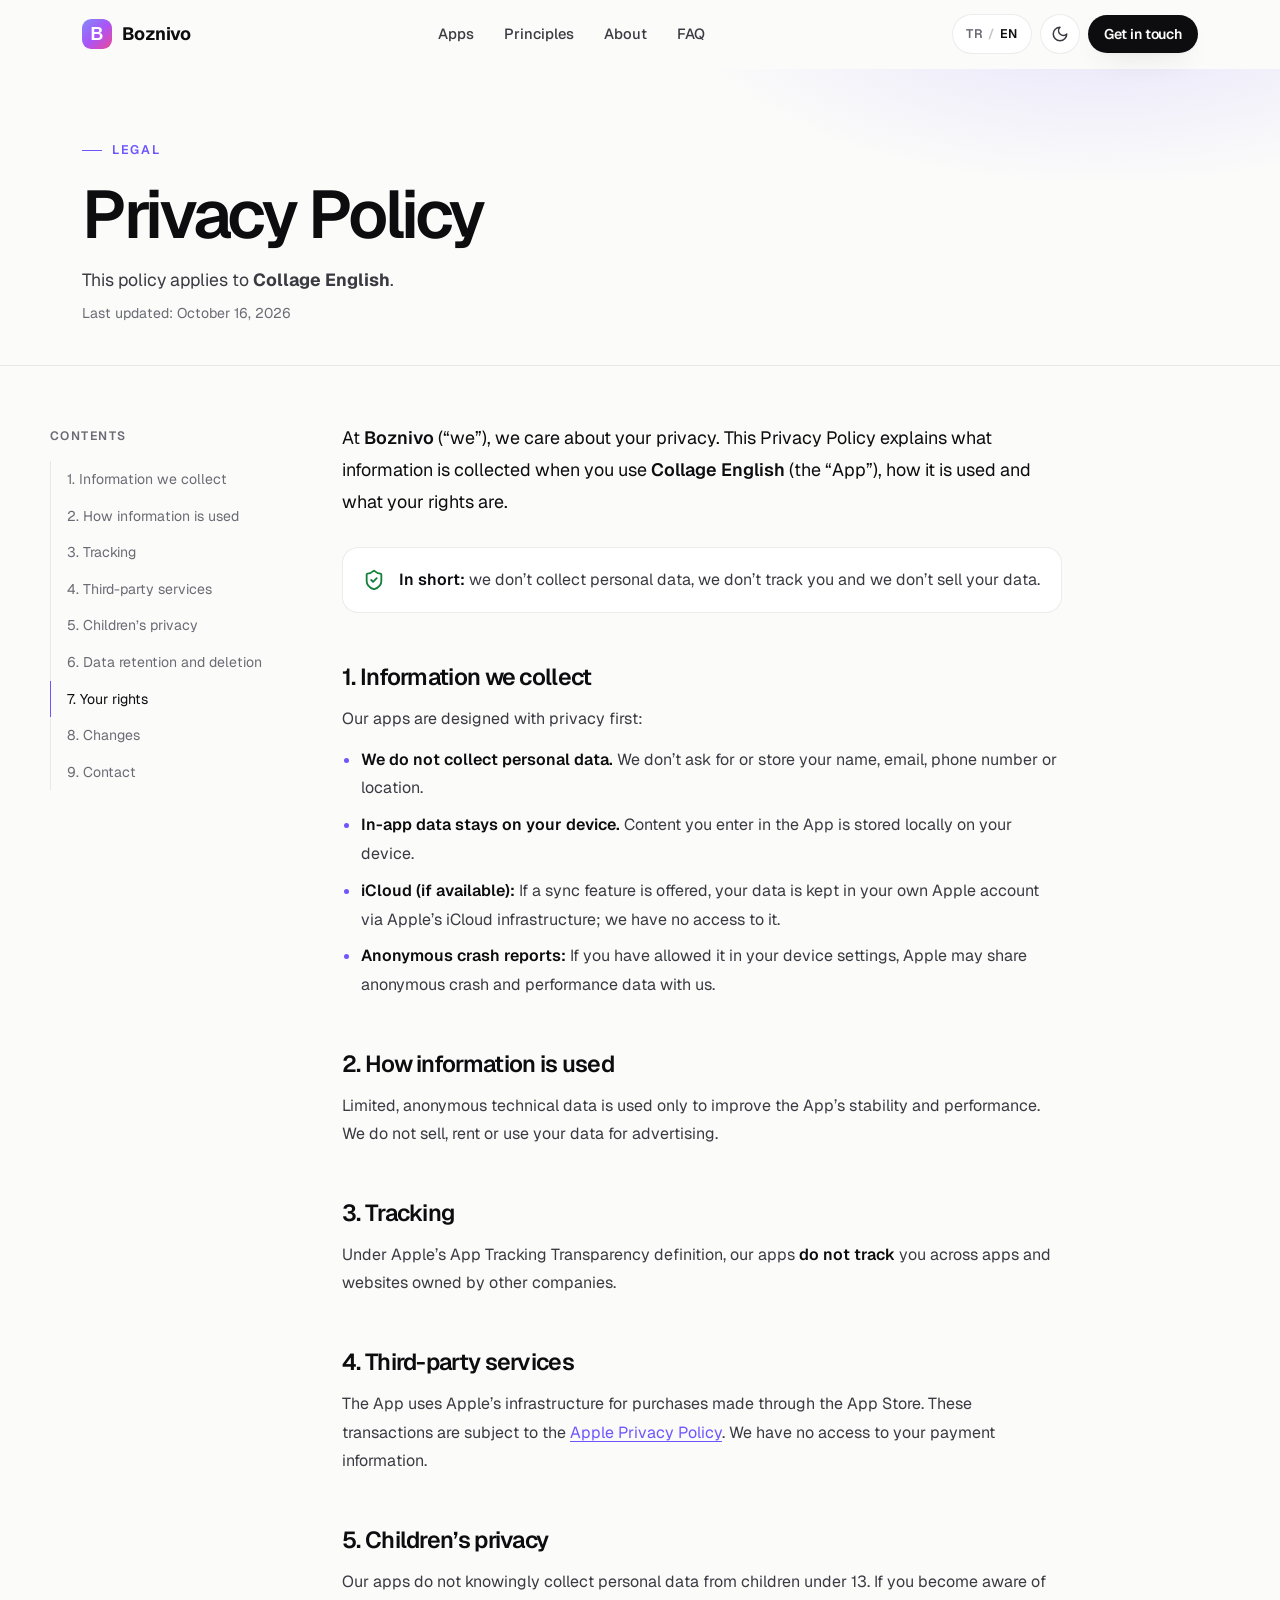
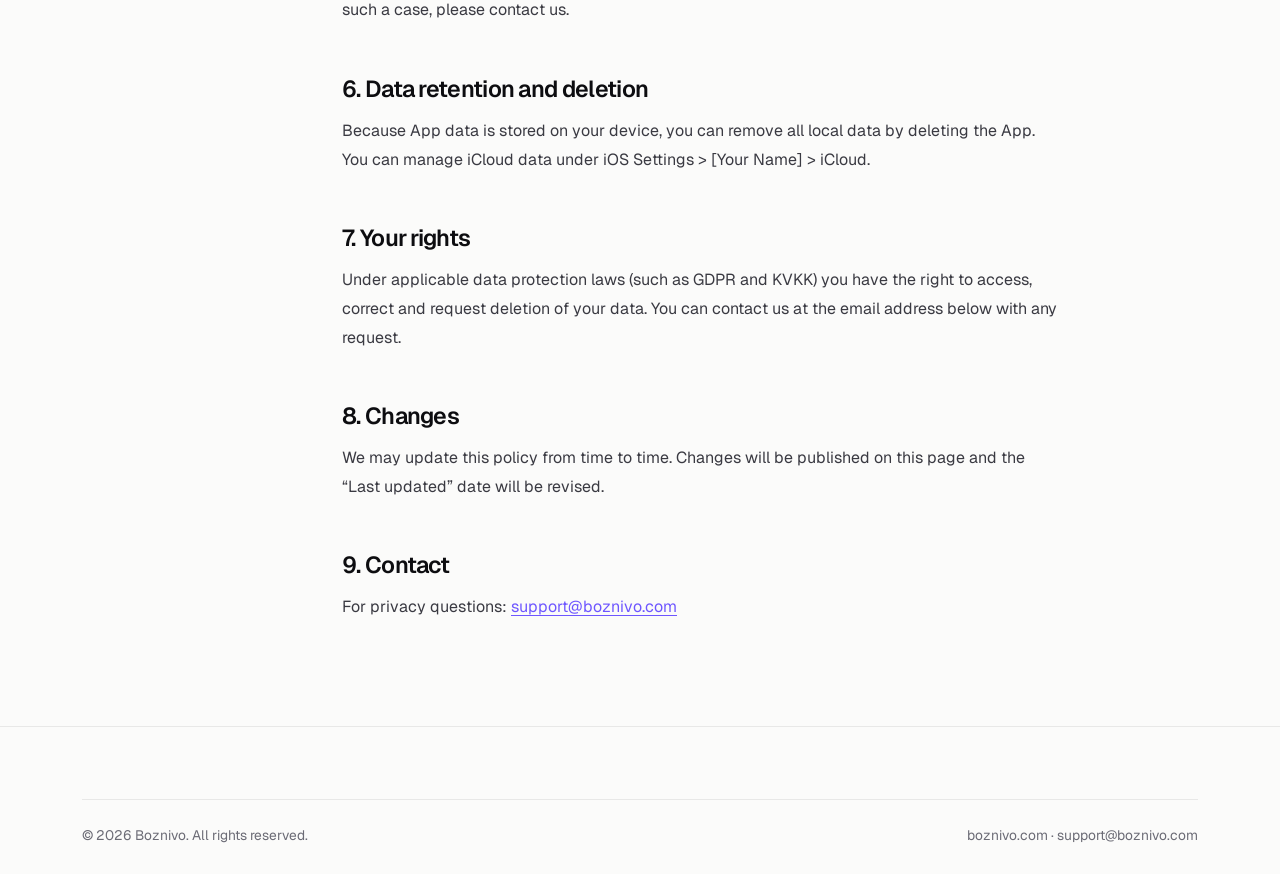
<file: privacy/collage-english/index.html>
<!doctype html>
<html lang="tr">
<!-- OTOMATİK ÜRETİLDİ: tools/build_privacy.py -->
<head>
  <meta charset="utf-8">
  <meta name="viewport" content="width=device-width, initial-scale=1, viewport-fit=cover">
  <title>Collage English Gizlilik Politikası — Boznivo</title>
  <meta name="description" data-i18n-attr="content:pp.desc" content="Boznivo iOS uygulamalarının gizlilik politikası: hangi verilerin toplandığı, nasıl kullanıldığı ve haklarınız.">
  <link rel="canonical" href="https://boznivo.com/privacy/collage-english/">
  <meta name="theme-color" content="#fbfbfa" media="(prefers-color-scheme: light)">
  <meta name="theme-color" content="#09090b" media="(prefers-color-scheme: dark)">
  <meta property="og:type" content="article">
  <meta property="og:site_name" content="Boznivo">
  <meta property="og:title" content="Collage English — Gizlilik Politikası / Privacy Policy">
  <meta property="og:url" content="https://boznivo.com/privacy/collage-english/">
  <meta property="og:image" content="https://boznivo.com/assets/images/og-image.png">
  <meta name="twitter:card" content="summary_large_image">

  <meta name="apple-mobile-web-app-capable" content="yes">
  <meta name="mobile-web-app-capable" content="yes">
  <meta name="apple-mobile-web-app-status-bar-style" content="default">
  <meta name="apple-mobile-web-app-title" content="Boznivo">
  <meta name="format-detection" content="telephone=no">
  <link rel="icon" href="/assets/images/logo.svg" type="image/svg+xml">
  <link rel="apple-touch-icon" href="/assets/images/apple-touch-icon.png">
  <link rel="preconnect" href="https://fonts.googleapis.com">
  <link rel="preconnect" href="https://fonts.gstatic.com" crossorigin>
  <!-- Yazı tipleri sayfayı bekletmeden yüklenir; iPhone/Mac'te sistem fontu (SF Pro) kullanılır -->
  <link rel="preload" as="style" href="https://fonts.googleapis.com/css2?family=Geist:wght@400..700&family=Instrument+Serif:ital@0;1&display=swap">
  <link rel="stylesheet" href="https://fonts.googleapis.com/css2?family=Geist:wght@400..700&family=Instrument+Serif:ital@0;1&display=swap" media="print" onload="this.media='all'">
  <noscript><link rel="stylesheet" href="https://fonts.googleapis.com/css2?family=Geist:wght@400..700&family=Instrument+Serif:ital@0;1&display=swap"></noscript>
  <link rel="stylesheet" href="/assets/css/style.css?v=13">
  <script>
    (function () {
      var d = document.documentElement, l;
      d.classList.add('js');
      try { var t = localStorage.getItem('theme'); l = localStorage.getItem('lang'); } catch (e) {}
      if (t === 'light' || t === 'dark') {
        d.dataset.theme = t;
        // Safari'nin üst/alt çubuk rengi seçilen temayla aynı olsun
        [].forEach.call(document.querySelectorAll('meta[name="theme-color"]'), function (m) { m.media = 'all'; m.content = t === 'dark' ? '#09090b' : '#fbfbfa'; });
      }
      // ?lang=en ile bağlantı verilebilir (ör. App Store Connect için)
      var q = new URLSearchParams(location.search).get('lang');
      if (q === 'tr' || q === 'en') l = q;
      if (l !== 'tr' && l !== 'en') l = /^tr\b/i.test(navigator.language || '') ? 'tr' : 'en';
      d.lang = l;
      if (l === 'en') { d.classList.add('i18n-pending'); setTimeout(function () { d.classList.remove('i18n-pending'); }, 2000); }
    })();
  </script>
</head>
<body data-app="collage-english" data-app-name="Collage English">
  <a class="skip-link" href="#main" data-i18n="skip">İçeriğe geç</a>

  <header class="nav">
    <div class="container nav__inner">
      <a href="/" class="brand" aria-label="Boznivo ana sayfa" data-i18n-attr="aria-label:nav.home">
        <img src="/assets/images/logo.svg" alt="" width="30" height="30">Boznivo
      </a>
      <nav class="nav__links" aria-label="Ana menü" data-i18n-attr="aria-label:nav.menu">
        <a href="/#apps" data-i18n="nav.apps">Uygulamalar</a>
        <a href="/#principles" data-i18n="nav.principles">İlkeler</a>
        <a href="/#about" data-i18n="nav.about">Hakkımda</a>
        <a href="/#faq" data-i18n="nav.faq">SSS</a>
      </nav>
      <div class="nav__actions">
        <button type="button" class="lang-btn" data-lang-toggle><span data-l="tr">TR</span><i>/</i><span data-l="en">EN</span></button>
        <button type="button" class="icon-btn" data-theme-toggle aria-label="Temayı değiştir"></button>
        <a href="/#contact" class="btn btn--primary btn--sm nav__cta" data-i18n="nav.cta">İletişime geç</a>
        <button type="button" class="icon-btn nav__menu-btn" data-menu-toggle aria-label="Menüyü aç" aria-expanded="false" aria-controls="mobileMenu"><span class="burger" aria-hidden="true"><span></span><span></span></span></button>
      </div>
    </div>
    <div id="mobileMenu" class="mobile-menu">
      <nav class="sheet-group" aria-label="Mobil menü" data-i18n-attr="aria-label:nav.menu">
        <a href="/#apps"><span data-i18n="nav.apps">Uygulamalar</span><svg viewBox="0 0 24 24" fill="none" stroke="currentColor" stroke-width="2.2" stroke-linecap="round" stroke-linejoin="round" aria-hidden="true"><path d="m9 18 6-6-6-6"/></svg></a>
        <a href="/#principles"><span data-i18n="nav.principles">İlkeler</span><svg viewBox="0 0 24 24" fill="none" stroke="currentColor" stroke-width="2.2" stroke-linecap="round" stroke-linejoin="round" aria-hidden="true"><path d="m9 18 6-6-6-6"/></svg></a>
        <a href="/#about"><span data-i18n="nav.about">Hakkımda</span><svg viewBox="0 0 24 24" fill="none" stroke="currentColor" stroke-width="2.2" stroke-linecap="round" stroke-linejoin="round" aria-hidden="true"><path d="m9 18 6-6-6-6"/></svg></a>
        <a href="/#faq"><span data-i18n="nav.faq">SSS</span><svg viewBox="0 0 24 24" fill="none" stroke="currentColor" stroke-width="2.2" stroke-linecap="round" stroke-linejoin="round" aria-hidden="true"><path d="m9 18 6-6-6-6"/></svg></a>
        <a href="/#contact"><span data-i18n="nav.contact">İletişim</span><svg viewBox="0 0 24 24" fill="none" stroke="currentColor" stroke-width="2.2" stroke-linecap="round" stroke-linejoin="round" aria-hidden="true"><path d="m9 18 6-6-6-6"/></svg></a>
      </nav>
      <p class="sheet-label" data-i18n="menu.lang">Dil</p>
      <div class="segmented" role="group" aria-label="Dil" data-i18n-attr="aria-label:menu.lang">
        <button type="button" data-set-lang="tr">Türkçe</button>
        <button type="button" data-set-lang="en">English</button>
      </div>
      <p class="sheet-label" data-i18n="menu.theme">Görünüm</p>
      <div class="segmented" role="group" aria-label="Görünüm" data-i18n-attr="aria-label:menu.theme">
        <button type="button" data-set-theme="light" data-i18n="menu.light">Açık</button>
        <button type="button" data-set-theme="dark" data-i18n="menu.dark">Koyu</button>
        <button type="button" data-set-theme="auto" data-i18n="menu.auto">Otomatik</button>
      </div>
      <a href="mailto:support@boznivo.com" class="btn btn--primary sheet-cta">support@boznivo.com</a>
    </div>
  </header>

  <!--
    ============================================================
    DÜZENLEME REHBERİ
    - Tarih / e-posta / geliştirici adı: sayfanın altındaki POLICY nesnesi.
    - Türkçe metin bu dosyada, İngilizcesi assets/js/i18n.js içinde "pp." anahtarlarındadır.
      Bir bölümü değiştirirseniz iki dili de güncelleyin.
    - Uygulamaya özel sürüm: /privacy.html?app=<apps.json id>
      İngilizce bağlantı:   /privacy.html?app=<id>&lang=en  (App Store Connect için)
    - Uygulamanız analitik, reklam, hesap, konum vb. kullanıyorsa ilgili
      bölümleri gerçeğe uygun şekilde güncelleyin.
    ============================================================
  -->

  <main id="main">
    <section class="legal-head">
      <div class="container">
        <span class="kicker" data-i18n="pp.kicker">Yasal</span>
        <h1 data-i18n="pp.h1">Gizlilik Politikası</h1>
        <p data-i18n="pp.applies">Bu politika, <strong data-field="appName">Collage English</strong> için geçerlidir.</p>
        <small data-i18n="pp.updated">Son güncelleme: <span data-field="updated"></span></small>
        <!-- Genel sayfada: her uygulamanın kendi politika bağlantısı (apps.json'dan) -->
        <div id="ppAppLinks" class="pp-links" hidden>
          <span class="subhead" data-i18n="pp.perApp">Uygulamaya özel politikalar</span>
          <div class="tags"></div>
        </div>
      </div>
    </section>

    <div class="container legal">
      <nav class="toc" aria-label="İçindekiler" data-i18n-attr="aria-label:pp.toc">
        <span class="subhead" data-i18n="pp.toc">İçindekiler</span>
        <ol>
          <li><a href="#s1" data-i18n="pp.s1">1. Topladığımız bilgiler</a></li>
          <li><a href="#s2" data-i18n="pp.s2">2. Bilgilerin kullanımı</a></li>
          <li><a href="#s3" data-i18n="pp.s3">3. Takip</a></li>
          <li><a href="#s4" data-i18n="pp.s4">4. Üçüncü taraf hizmetler</a></li>
          <li><a href="#s5" data-i18n="pp.s5">5. Çocukların gizliliği</a></li>
          <li><a href="#s6" data-i18n="pp.s6">6. Veri saklama ve silme</a></li>
          <li><a href="#s7" data-i18n="pp.s7">7. Haklarınız</a></li>
          <li><a href="#s8" data-i18n="pp.s8">8. Değişiklikler</a></li>
          <li><a href="#s9" data-i18n="pp.s9">9. İletişim</a></li>
        </ol>
      </nav>

      <article class="prose">
        <p data-i18n="pp.intro"><strong data-field="developer"></strong> ("biz") olarak gizliliğinize önem veriyoruz. Bu Gizlilik Politikası, <strong data-field="appName">Collage English</strong> ("Uygulama") kullanılırken hangi bilgilerin toplandığını, nasıl kullanıldığını ve bu konudaki haklarınızı açıklar.</p>

        <div class="callout">
          <svg viewBox="0 0 24 24" fill="none" stroke="currentColor" stroke-width="2" stroke-linecap="round" stroke-linejoin="round" aria-hidden="true"><path d="M20 13c0 5-3.5 7.5-7.66 8.95a1 1 0 0 1-.67-.01C7.5 20.5 4 18 4 13V6a1 1 0 0 1 1-1c2 0 4.5-1.2 6.24-2.72a1.17 1.17 0 0 1 1.52 0C14.51 3.81 17 5 19 5a1 1 0 0 1 1 1z"/><path d="m9 12 2 2 4-4"/></svg>
          <p data-i18n="pp.callout"><strong>Kısaca:</strong> kişisel veri toplamıyor, sizi takip etmiyor ve verilerinizi satmıyoruz.</p>
        </div>

        <h2 id="s1" data-i18n="pp.s1">1. Topladığımız bilgiler</h2>
        <div data-i18n="pp.s1.body">
          <p>Uygulamalarımız gizlilik öncelikli olarak tasarlanmıştır:</p>
          <ul>
            <li><strong>Kişisel veri toplamıyoruz.</strong> Ad, e-posta, telefon numarası veya konum gibi kişisel bilgilerinizi istemiyor ve saklamıyoruz.</li>
            <li><strong>Uygulama içi veriler cihazınızda kalır.</strong> Uygulamaya girdiğiniz içerikler cihazınızda yerel olarak saklanır.</li>
            <li><strong>iCloud (varsa):</strong> Senkronizasyon özelliği sunuluyorsa verileriniz, Apple'ın iCloud altyapısı üzerinden kendi Apple hesabınızda tutulur; bu verilere bizim erişimimiz yoktur.</li>
            <li><strong>Anonim çökme raporları:</strong> Cihaz ayarlarınızda izin verdiyseniz Apple, anonim çökme ve performans verilerini bizimle paylaşabilir.</li>
          </ul>
        </div>

        <h2 id="s2" data-i18n="pp.s2">2. Bilgilerin kullanımı</h2>
        <div data-i18n="pp.s2.body">
          <p>Sınırlı ve anonim teknik veriler yalnızca Uygulama'nın kararlılığını ve performansını iyileştirmek amacıyla kullanılır. Verilerinizi satmayız, kiralamayız ve reklam amaçlı kullanmayız.</p>
        </div>

        <h2 id="s3" data-i18n="pp.s3">3. Takip</h2>
        <div data-i18n="pp.s3.body">
          <p>Uygulamalarımız, Apple'ın App Tracking Transparency tanımına göre sizi diğer şirketlere ait uygulama ve web sitelerinde <strong>takip etmez</strong>.</p>
        </div>

        <h2 id="s4" data-i18n="pp.s4">4. Üçüncü taraf hizmetler</h2>
        <div data-i18n="pp.s4.body">
          <p>Uygulama, App Store üzerinden yapılan satın alımlar için Apple'ın altyapısını kullanır. Bu işlemler <a href="https://www.apple.com/legal/privacy/" target="_blank" rel="noopener">Apple Gizlilik Politikası</a>'na tabidir. Ödeme bilgilerinize erişimimiz yoktur.</p>
        </div>

        <h2 id="s5" data-i18n="pp.s5">5. Çocukların gizliliği</h2>
        <div data-i18n="pp.s5.body">
          <p>Uygulamalarımız 13 yaşın altındaki çocuklardan bilerek kişisel veri toplamaz. Böyle bir durumdan haberdar olursanız lütfen bizimle iletişime geçin.</p>
        </div>

        <h2 id="s6" data-i18n="pp.s6">6. Veri saklama ve silme</h2>
        <div data-i18n="pp.s6.body">
          <p>Uygulama verileri cihazınızda saklandığından, Uygulama'yı silerek tüm yerel verileri kaldırabilirsiniz. iCloud verilerini iOS Ayarlar &gt; [Adınız] &gt; iCloud bölümünden yönetebilirsiniz.</p>
        </div>

        <h2 id="s7" data-i18n="pp.s7">7. Haklarınız</h2>
        <div data-i18n="pp.s7.body">
          <p>KVKK ve GDPR gibi veri koruma mevzuatı kapsamında verilerinize erişme, düzeltme ve silinmesini talep etme haklarına sahipsiniz. Talepleriniz için aşağıdaki e-posta adresinden bize ulaşabilirsiniz.</p>
        </div>

        <h2 id="s8" data-i18n="pp.s8">8. Değişiklikler</h2>
        <div data-i18n="pp.s8.body">
          <p>Bu politikayı zaman zaman güncelleyebiliriz. Değişiklikler bu sayfada yayımlanır ve "Son güncelleme" tarihi yenilenir.</p>
        </div>

        <h2 id="s9" data-i18n="pp.s9">9. İletişim</h2>
        <div data-i18n="pp.s9.body">
          <p>Gizlilikle ilgili sorularınız için: <a data-field="emailLink" href="mailto:support@boznivo.com"><span data-field="email"></span></a></p>
        </div>
      </article>
    </div>
  </main>

  <footer class="footer">
    <div class="container">
      <div class="footer__bottom">
        <span>© <span data-year>2026</span> Boznivo. <span data-i18n="footer.rights">Tüm hakları saklıdır.</span></span>
        <span><a href="/">boznivo.com</a> · <a href="mailto:support@boznivo.com">support@boznivo.com</a></span>
      </div>
    </div>
  </footer>

  <script src="/assets/js/i18n.js?v=13" defer></script>
  <script src="/assets/js/common.js?v=13" defer></script>
  <script>
    // ---- Düzenlenebilir alanlar ----
    const POLICY = {
      developer: 'Boznivo',
      email: 'support@boznivo.com',
      updated: { tr: '16 Ekim 2026', en: 'October 16, 2026' },
    };
    // --------------------------------

    document.addEventListener('DOMContentLoaded', () => {
      const { t, tx, esc, loadApps, privacyHref } = window.Boznivo;
      // Uygulamaya özel sayfalarda (privacy/<id>/) kimlik ve ad <body> üzerinde gelir;
      // eski ?app=<id> bağlantıları da çalışmaya devam eder.
      const appId = document.body.dataset.app || new URLSearchParams(location.search).get('app');
      let appName = document.body.dataset.appName || null;

      const fill = () => {
        const set = (field, value) =>
          document.querySelectorAll(`[data-field="${field}"]`).forEach((el) => (el.textContent = value));
        const name = appName || t('ppDefaultApp');
        set('developer', POLICY.developer);
        set('email', POLICY.email);
        set('updated', tx(POLICY.updated));
        set('appName', name);
        document.querySelectorAll('[data-field="emailLink"]').forEach((a) => (a.href = `mailto:${POLICY.email}`));
        if (appName) document.title = t('ppTitle', { name: appName });
      };

      fill();
      document.addEventListener('langchange', fill);

      if (appId && !appName) {
        loadApps()
          .then((apps) => {
            const app = apps.find((a) => a.id === appId);
            if (app) { appName = app.name; fill(); }
          })
          .catch(() => { /* varsayılan metin kalır */ });
      }

      // Genel politika sayfasında uygulamaya özel politikaları listele
      if (!appId) {
        loadApps()
          .then((apps) => {
            const box = document.getElementById('ppAppLinks');
            if (!apps.length) return;
            box.querySelector('.tags').innerHTML = apps
              .map((a) => `<a class="tag" href="${esc(privacyHref(a))}">${esc(a.name)}</a>`)
              .join('');
            box.hidden = false;
          })
          .catch(() => { /* liste gösterilmez */ });
      }

      // İçindekiler: görünen bölümü vurgula
      const links = [...document.querySelectorAll('.toc a')];
      if ('IntersectionObserver' in window && links.length) {
        const io = new IntersectionObserver((entries) => {
          entries.forEach((e) => {
            if (!e.isIntersecting) return;
            links.forEach((a) => a.classList.toggle('is-active', a.getAttribute('href') === `#${e.target.id}`));
          });
        }, { rootMargin: '-20% 0px -70% 0px' });
        document.querySelectorAll('.prose h2[id]').forEach((h) => io.observe(h));
      }
    });
  </script>
</body>
</html>
</file>
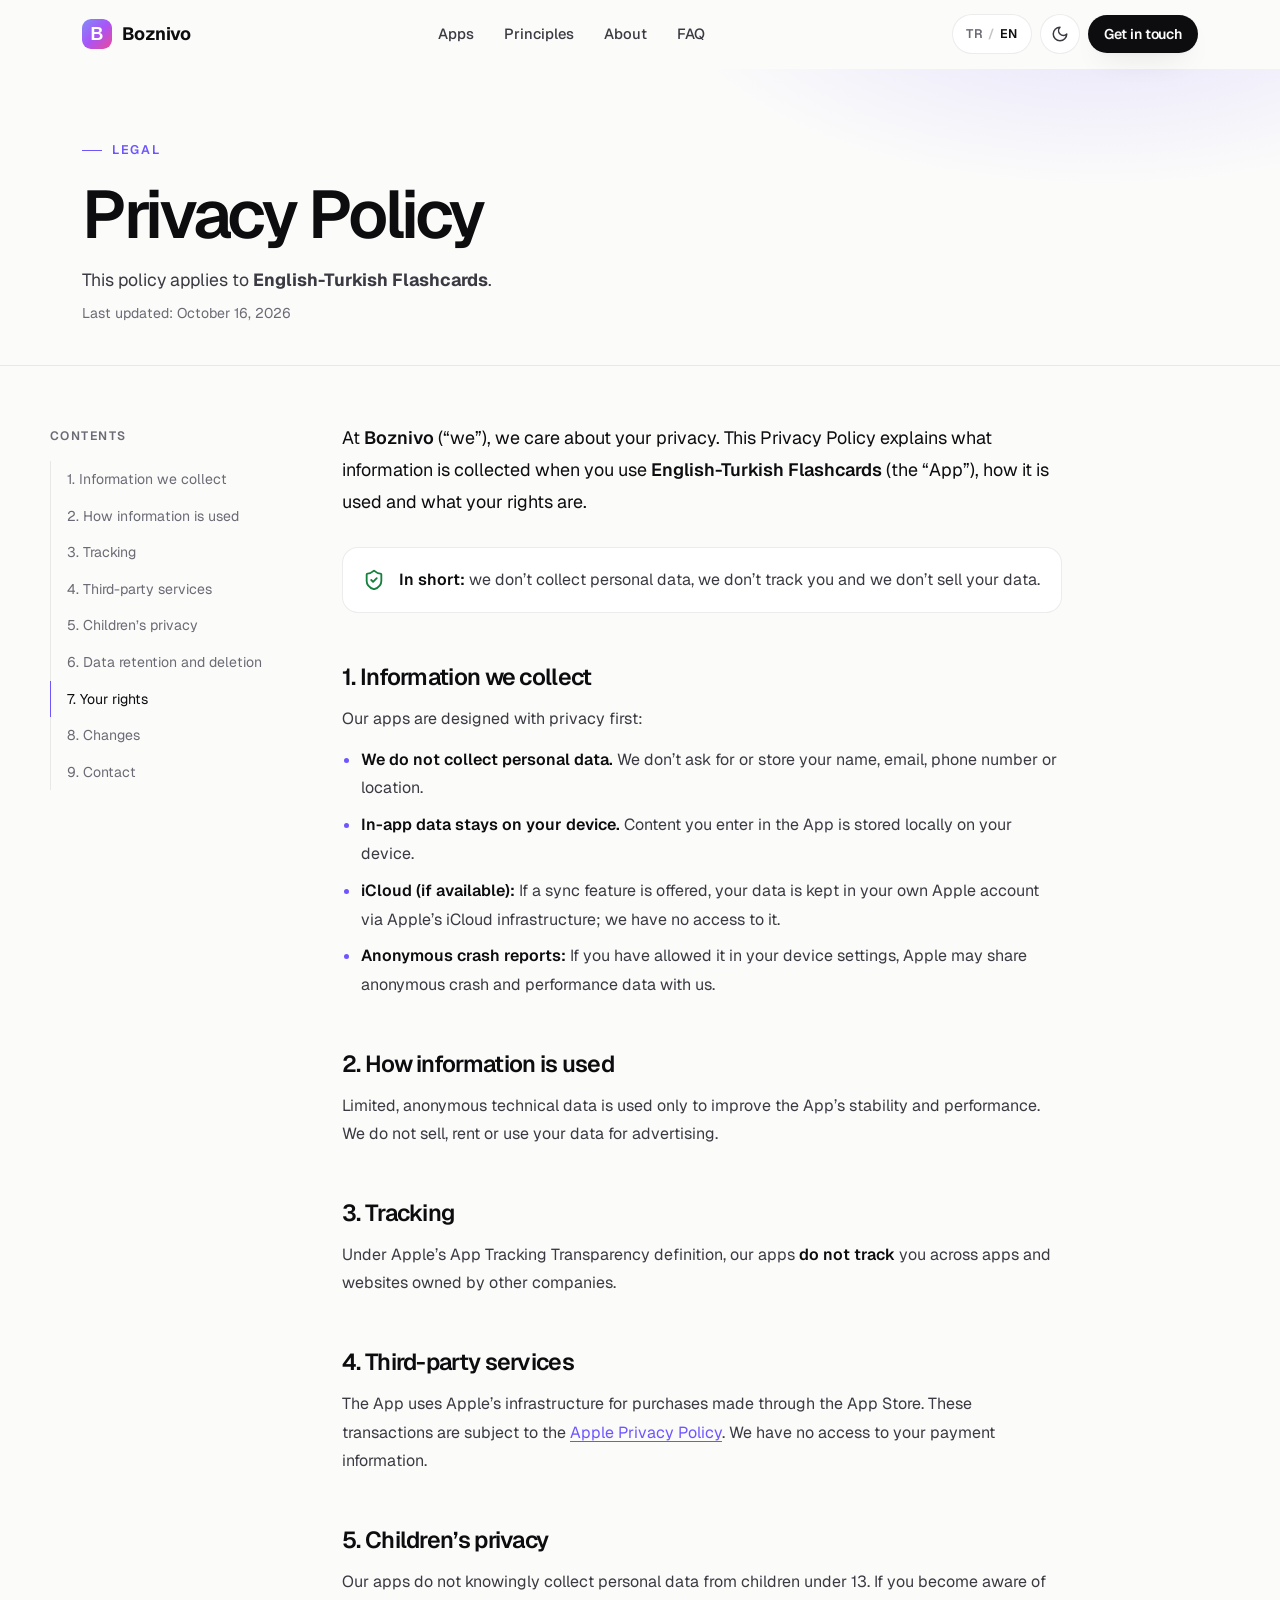
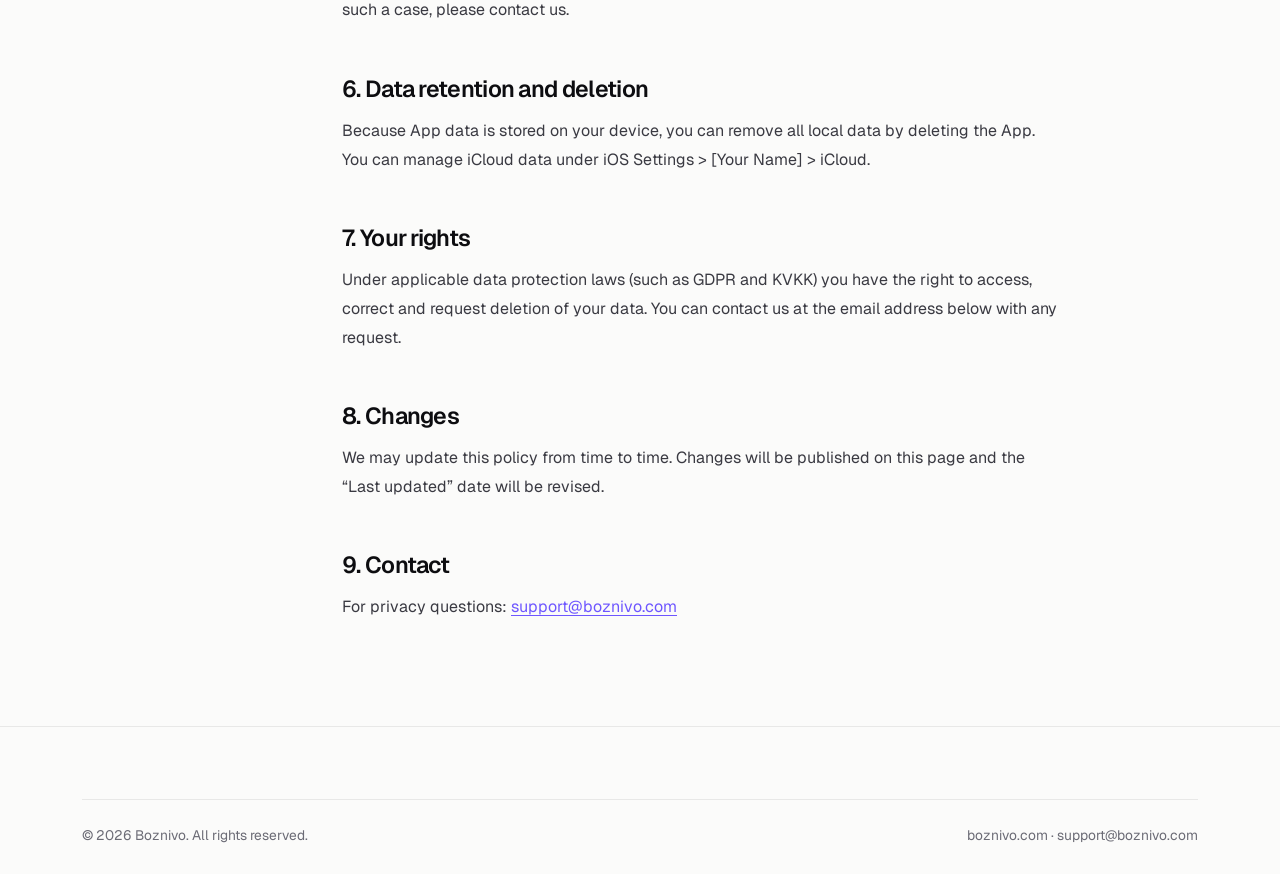
<file: privacy/english-turkish-flashcards/index.html>
<!doctype html>
<html lang="tr">
<!-- OTOMATİK ÜRETİLDİ: tools/build_privacy.py -->
<head>
  <meta charset="utf-8">
  <meta name="viewport" content="width=device-width, initial-scale=1, viewport-fit=cover">
  <title>English-Turkish Flashcards Gizlilik Politikası — Boznivo</title>
  <meta name="description" data-i18n-attr="content:pp.desc" content="Boznivo iOS uygulamalarının gizlilik politikası: hangi verilerin toplandığı, nasıl kullanıldığı ve haklarınız.">
  <link rel="canonical" href="https://boznivo.com/privacy/english-turkish-flashcards/">
  <meta name="theme-color" content="#fbfbfa" media="(prefers-color-scheme: light)">
  <meta name="theme-color" content="#09090b" media="(prefers-color-scheme: dark)">
  <meta property="og:type" content="article">
  <meta property="og:site_name" content="Boznivo">
  <meta property="og:title" content="English-Turkish Flashcards — Gizlilik Politikası / Privacy Policy">
  <meta property="og:url" content="https://boznivo.com/privacy/english-turkish-flashcards/">
  <meta property="og:image" content="https://boznivo.com/assets/images/og-image.png">
  <meta name="twitter:card" content="summary_large_image">

  <meta name="apple-mobile-web-app-capable" content="yes">
  <meta name="mobile-web-app-capable" content="yes">
  <meta name="apple-mobile-web-app-status-bar-style" content="default">
  <meta name="apple-mobile-web-app-title" content="Boznivo">
  <meta name="format-detection" content="telephone=no">
  <link rel="icon" href="/assets/images/logo.svg" type="image/svg+xml">
  <link rel="apple-touch-icon" href="/assets/images/apple-touch-icon.png">
  <link rel="preconnect" href="https://fonts.googleapis.com">
  <link rel="preconnect" href="https://fonts.gstatic.com" crossorigin>
  <!-- Yazı tipleri sayfayı bekletmeden yüklenir; iPhone/Mac'te sistem fontu (SF Pro) kullanılır -->
  <link rel="preload" as="style" href="https://fonts.googleapis.com/css2?family=Geist:wght@400..700&family=Instrument+Serif:ital@0;1&display=swap">
  <link rel="stylesheet" href="https://fonts.googleapis.com/css2?family=Geist:wght@400..700&family=Instrument+Serif:ital@0;1&display=swap" media="print" onload="this.media='all'">
  <noscript><link rel="stylesheet" href="https://fonts.googleapis.com/css2?family=Geist:wght@400..700&family=Instrument+Serif:ital@0;1&display=swap"></noscript>
  <link rel="stylesheet" href="/assets/css/style.css?v=13">
  <script>
    (function () {
      var d = document.documentElement, l;
      d.classList.add('js');
      try { var t = localStorage.getItem('theme'); l = localStorage.getItem('lang'); } catch (e) {}
      if (t === 'light' || t === 'dark') {
        d.dataset.theme = t;
        // Safari'nin üst/alt çubuk rengi seçilen temayla aynı olsun
        [].forEach.call(document.querySelectorAll('meta[name="theme-color"]'), function (m) { m.media = 'all'; m.content = t === 'dark' ? '#09090b' : '#fbfbfa'; });
      }
      // ?lang=en ile bağlantı verilebilir (ör. App Store Connect için)
      var q = new URLSearchParams(location.search).get('lang');
      if (q === 'tr' || q === 'en') l = q;
      if (l !== 'tr' && l !== 'en') l = /^tr\b/i.test(navigator.language || '') ? 'tr' : 'en';
      d.lang = l;
      if (l === 'en') { d.classList.add('i18n-pending'); setTimeout(function () { d.classList.remove('i18n-pending'); }, 2000); }
    })();
  </script>
</head>
<body data-app="english-turkish-flashcards" data-app-name="English-Turkish Flashcards">
  <a class="skip-link" href="#main" data-i18n="skip">İçeriğe geç</a>

  <header class="nav">
    <div class="container nav__inner">
      <a href="/" class="brand" aria-label="Boznivo ana sayfa" data-i18n-attr="aria-label:nav.home">
        <img src="/assets/images/logo.svg" alt="" width="30" height="30">Boznivo
      </a>
      <nav class="nav__links" aria-label="Ana menü" data-i18n-attr="aria-label:nav.menu">
        <a href="/#apps" data-i18n="nav.apps">Uygulamalar</a>
        <a href="/#principles" data-i18n="nav.principles">İlkeler</a>
        <a href="/#about" data-i18n="nav.about">Hakkımda</a>
        <a href="/#faq" data-i18n="nav.faq">SSS</a>
      </nav>
      <div class="nav__actions">
        <button type="button" class="lang-btn" data-lang-toggle><span data-l="tr">TR</span><i>/</i><span data-l="en">EN</span></button>
        <button type="button" class="icon-btn" data-theme-toggle aria-label="Temayı değiştir"></button>
        <a href="/#contact" class="btn btn--primary btn--sm nav__cta" data-i18n="nav.cta">İletişime geç</a>
        <button type="button" class="icon-btn nav__menu-btn" data-menu-toggle aria-label="Menüyü aç" aria-expanded="false" aria-controls="mobileMenu"><span class="burger" aria-hidden="true"><span></span><span></span></span></button>
      </div>
    </div>
    <div id="mobileMenu" class="mobile-menu">
      <nav class="sheet-group" aria-label="Mobil menü" data-i18n-attr="aria-label:nav.menu">
        <a href="/#apps"><span data-i18n="nav.apps">Uygulamalar</span><svg viewBox="0 0 24 24" fill="none" stroke="currentColor" stroke-width="2.2" stroke-linecap="round" stroke-linejoin="round" aria-hidden="true"><path d="m9 18 6-6-6-6"/></svg></a>
        <a href="/#principles"><span data-i18n="nav.principles">İlkeler</span><svg viewBox="0 0 24 24" fill="none" stroke="currentColor" stroke-width="2.2" stroke-linecap="round" stroke-linejoin="round" aria-hidden="true"><path d="m9 18 6-6-6-6"/></svg></a>
        <a href="/#about"><span data-i18n="nav.about">Hakkımda</span><svg viewBox="0 0 24 24" fill="none" stroke="currentColor" stroke-width="2.2" stroke-linecap="round" stroke-linejoin="round" aria-hidden="true"><path d="m9 18 6-6-6-6"/></svg></a>
        <a href="/#faq"><span data-i18n="nav.faq">SSS</span><svg viewBox="0 0 24 24" fill="none" stroke="currentColor" stroke-width="2.2" stroke-linecap="round" stroke-linejoin="round" aria-hidden="true"><path d="m9 18 6-6-6-6"/></svg></a>
        <a href="/#contact"><span data-i18n="nav.contact">İletişim</span><svg viewBox="0 0 24 24" fill="none" stroke="currentColor" stroke-width="2.2" stroke-linecap="round" stroke-linejoin="round" aria-hidden="true"><path d="m9 18 6-6-6-6"/></svg></a>
      </nav>
      <p class="sheet-label" data-i18n="menu.lang">Dil</p>
      <div class="segmented" role="group" aria-label="Dil" data-i18n-attr="aria-label:menu.lang">
        <button type="button" data-set-lang="tr">Türkçe</button>
        <button type="button" data-set-lang="en">English</button>
      </div>
      <p class="sheet-label" data-i18n="menu.theme">Görünüm</p>
      <div class="segmented" role="group" aria-label="Görünüm" data-i18n-attr="aria-label:menu.theme">
        <button type="button" data-set-theme="light" data-i18n="menu.light">Açık</button>
        <button type="button" data-set-theme="dark" data-i18n="menu.dark">Koyu</button>
        <button type="button" data-set-theme="auto" data-i18n="menu.auto">Otomatik</button>
      </div>
      <a href="mailto:support@boznivo.com" class="btn btn--primary sheet-cta">support@boznivo.com</a>
    </div>
  </header>

  <!--
    ============================================================
    DÜZENLEME REHBERİ
    - Tarih / e-posta / geliştirici adı: sayfanın altındaki POLICY nesnesi.
    - Türkçe metin bu dosyada, İngilizcesi assets/js/i18n.js içinde "pp." anahtarlarındadır.
      Bir bölümü değiştirirseniz iki dili de güncelleyin.
    - Uygulamaya özel sürüm: /privacy.html?app=<apps.json id>
      İngilizce bağlantı:   /privacy.html?app=<id>&lang=en  (App Store Connect için)
    - Uygulamanız analitik, reklam, hesap, konum vb. kullanıyorsa ilgili
      bölümleri gerçeğe uygun şekilde güncelleyin.
    ============================================================
  -->

  <main id="main">
    <section class="legal-head">
      <div class="container">
        <span class="kicker" data-i18n="pp.kicker">Yasal</span>
        <h1 data-i18n="pp.h1">Gizlilik Politikası</h1>
        <p data-i18n="pp.applies">Bu politika, <strong data-field="appName">English-Turkish Flashcards</strong> için geçerlidir.</p>
        <small data-i18n="pp.updated">Son güncelleme: <span data-field="updated"></span></small>
        <!-- Genel sayfada: her uygulamanın kendi politika bağlantısı (apps.json'dan) -->
        <div id="ppAppLinks" class="pp-links" hidden>
          <span class="subhead" data-i18n="pp.perApp">Uygulamaya özel politikalar</span>
          <div class="tags"></div>
        </div>
      </div>
    </section>

    <div class="container legal">
      <nav class="toc" aria-label="İçindekiler" data-i18n-attr="aria-label:pp.toc">
        <span class="subhead" data-i18n="pp.toc">İçindekiler</span>
        <ol>
          <li><a href="#s1" data-i18n="pp.s1">1. Topladığımız bilgiler</a></li>
          <li><a href="#s2" data-i18n="pp.s2">2. Bilgilerin kullanımı</a></li>
          <li><a href="#s3" data-i18n="pp.s3">3. Takip</a></li>
          <li><a href="#s4" data-i18n="pp.s4">4. Üçüncü taraf hizmetler</a></li>
          <li><a href="#s5" data-i18n="pp.s5">5. Çocukların gizliliği</a></li>
          <li><a href="#s6" data-i18n="pp.s6">6. Veri saklama ve silme</a></li>
          <li><a href="#s7" data-i18n="pp.s7">7. Haklarınız</a></li>
          <li><a href="#s8" data-i18n="pp.s8">8. Değişiklikler</a></li>
          <li><a href="#s9" data-i18n="pp.s9">9. İletişim</a></li>
        </ol>
      </nav>

      <article class="prose">
        <p data-i18n="pp.intro"><strong data-field="developer"></strong> ("biz") olarak gizliliğinize önem veriyoruz. Bu Gizlilik Politikası, <strong data-field="appName">English-Turkish Flashcards</strong> ("Uygulama") kullanılırken hangi bilgilerin toplandığını, nasıl kullanıldığını ve bu konudaki haklarınızı açıklar.</p>

        <div class="callout">
          <svg viewBox="0 0 24 24" fill="none" stroke="currentColor" stroke-width="2" stroke-linecap="round" stroke-linejoin="round" aria-hidden="true"><path d="M20 13c0 5-3.5 7.5-7.66 8.95a1 1 0 0 1-.67-.01C7.5 20.5 4 18 4 13V6a1 1 0 0 1 1-1c2 0 4.5-1.2 6.24-2.72a1.17 1.17 0 0 1 1.52 0C14.51 3.81 17 5 19 5a1 1 0 0 1 1 1z"/><path d="m9 12 2 2 4-4"/></svg>
          <p data-i18n="pp.callout"><strong>Kısaca:</strong> kişisel veri toplamıyor, sizi takip etmiyor ve verilerinizi satmıyoruz.</p>
        </div>

        <h2 id="s1" data-i18n="pp.s1">1. Topladığımız bilgiler</h2>
        <div data-i18n="pp.s1.body">
          <p>Uygulamalarımız gizlilik öncelikli olarak tasarlanmıştır:</p>
          <ul>
            <li><strong>Kişisel veri toplamıyoruz.</strong> Ad, e-posta, telefon numarası veya konum gibi kişisel bilgilerinizi istemiyor ve saklamıyoruz.</li>
            <li><strong>Uygulama içi veriler cihazınızda kalır.</strong> Uygulamaya girdiğiniz içerikler cihazınızda yerel olarak saklanır.</li>
            <li><strong>iCloud (varsa):</strong> Senkronizasyon özelliği sunuluyorsa verileriniz, Apple'ın iCloud altyapısı üzerinden kendi Apple hesabınızda tutulur; bu verilere bizim erişimimiz yoktur.</li>
            <li><strong>Anonim çökme raporları:</strong> Cihaz ayarlarınızda izin verdiyseniz Apple, anonim çökme ve performans verilerini bizimle paylaşabilir.</li>
          </ul>
        </div>

        <h2 id="s2" data-i18n="pp.s2">2. Bilgilerin kullanımı</h2>
        <div data-i18n="pp.s2.body">
          <p>Sınırlı ve anonim teknik veriler yalnızca Uygulama'nın kararlılığını ve performansını iyileştirmek amacıyla kullanılır. Verilerinizi satmayız, kiralamayız ve reklam amaçlı kullanmayız.</p>
        </div>

        <h2 id="s3" data-i18n="pp.s3">3. Takip</h2>
        <div data-i18n="pp.s3.body">
          <p>Uygulamalarımız, Apple'ın App Tracking Transparency tanımına göre sizi diğer şirketlere ait uygulama ve web sitelerinde <strong>takip etmez</strong>.</p>
        </div>

        <h2 id="s4" data-i18n="pp.s4">4. Üçüncü taraf hizmetler</h2>
        <div data-i18n="pp.s4.body">
          <p>Uygulama, App Store üzerinden yapılan satın alımlar için Apple'ın altyapısını kullanır. Bu işlemler <a href="https://www.apple.com/legal/privacy/" target="_blank" rel="noopener">Apple Gizlilik Politikası</a>'na tabidir. Ödeme bilgilerinize erişimimiz yoktur.</p>
        </div>

        <h2 id="s5" data-i18n="pp.s5">5. Çocukların gizliliği</h2>
        <div data-i18n="pp.s5.body">
          <p>Uygulamalarımız 13 yaşın altındaki çocuklardan bilerek kişisel veri toplamaz. Böyle bir durumdan haberdar olursanız lütfen bizimle iletişime geçin.</p>
        </div>

        <h2 id="s6" data-i18n="pp.s6">6. Veri saklama ve silme</h2>
        <div data-i18n="pp.s6.body">
          <p>Uygulama verileri cihazınızda saklandığından, Uygulama'yı silerek tüm yerel verileri kaldırabilirsiniz. iCloud verilerini iOS Ayarlar &gt; [Adınız] &gt; iCloud bölümünden yönetebilirsiniz.</p>
        </div>

        <h2 id="s7" data-i18n="pp.s7">7. Haklarınız</h2>
        <div data-i18n="pp.s7.body">
          <p>KVKK ve GDPR gibi veri koruma mevzuatı kapsamında verilerinize erişme, düzeltme ve silinmesini talep etme haklarına sahipsiniz. Talepleriniz için aşağıdaki e-posta adresinden bize ulaşabilirsiniz.</p>
        </div>

        <h2 id="s8" data-i18n="pp.s8">8. Değişiklikler</h2>
        <div data-i18n="pp.s8.body">
          <p>Bu politikayı zaman zaman güncelleyebiliriz. Değişiklikler bu sayfada yayımlanır ve "Son güncelleme" tarihi yenilenir.</p>
        </div>

        <h2 id="s9" data-i18n="pp.s9">9. İletişim</h2>
        <div data-i18n="pp.s9.body">
          <p>Gizlilikle ilgili sorularınız için: <a data-field="emailLink" href="mailto:support@boznivo.com"><span data-field="email"></span></a></p>
        </div>
      </article>
    </div>
  </main>

  <footer class="footer">
    <div class="container">
      <div class="footer__bottom">
        <span>© <span data-year>2026</span> Boznivo. <span data-i18n="footer.rights">Tüm hakları saklıdır.</span></span>
        <span><a href="/">boznivo.com</a> · <a href="mailto:support@boznivo.com">support@boznivo.com</a></span>
      </div>
    </div>
  </footer>

  <script src="/assets/js/i18n.js?v=13" defer></script>
  <script src="/assets/js/common.js?v=13" defer></script>
  <script>
    // ---- Düzenlenebilir alanlar ----
    const POLICY = {
      developer: 'Boznivo',
      email: 'support@boznivo.com',
      updated: { tr: '16 Ekim 2026', en: 'October 16, 2026' },
    };
    // --------------------------------

    document.addEventListener('DOMContentLoaded', () => {
      const { t, tx, esc, loadApps, privacyHref } = window.Boznivo;
      // Uygulamaya özel sayfalarda (privacy/<id>/) kimlik ve ad <body> üzerinde gelir;
      // eski ?app=<id> bağlantıları da çalışmaya devam eder.
      const appId = document.body.dataset.app || new URLSearchParams(location.search).get('app');
      let appName = document.body.dataset.appName || null;

      const fill = () => {
        const set = (field, value) =>
          document.querySelectorAll(`[data-field="${field}"]`).forEach((el) => (el.textContent = value));
        const name = appName || t('ppDefaultApp');
        set('developer', POLICY.developer);
        set('email', POLICY.email);
        set('updated', tx(POLICY.updated));
        set('appName', name);
        document.querySelectorAll('[data-field="emailLink"]').forEach((a) => (a.href = `mailto:${POLICY.email}`));
        if (appName) document.title = t('ppTitle', { name: appName });
      };

      fill();
      document.addEventListener('langchange', fill);

      if (appId && !appName) {
        loadApps()
          .then((apps) => {
            const app = apps.find((a) => a.id === appId);
            if (app) { appName = app.name; fill(); }
          })
          .catch(() => { /* varsayılan metin kalır */ });
      }

      // Genel politika sayfasında uygulamaya özel politikaları listele
      if (!appId) {
        loadApps()
          .then((apps) => {
            const box = document.getElementById('ppAppLinks');
            if (!apps.length) return;
            box.querySelector('.tags').innerHTML = apps
              .map((a) => `<a class="tag" href="${esc(privacyHref(a))}">${esc(a.name)}</a>`)
              .join('');
            box.hidden = false;
          })
          .catch(() => { /* liste gösterilmez */ });
      }

      // İçindekiler: görünen bölümü vurgula
      const links = [...document.querySelectorAll('.toc a')];
      if ('IntersectionObserver' in window && links.length) {
        const io = new IntersectionObserver((entries) => {
          entries.forEach((e) => {
            if (!e.isIntersecting) return;
            links.forEach((a) => a.classList.toggle('is-active', a.getAttribute('href') === `#${e.target.id}`));
          });
        }, { rootMargin: '-20% 0px -70% 0px' });
        document.querySelectorAll('.prose h2[id]').forEach((h) => io.observe(h));
      }
    });
  </script>
</body>
</html>
</file>
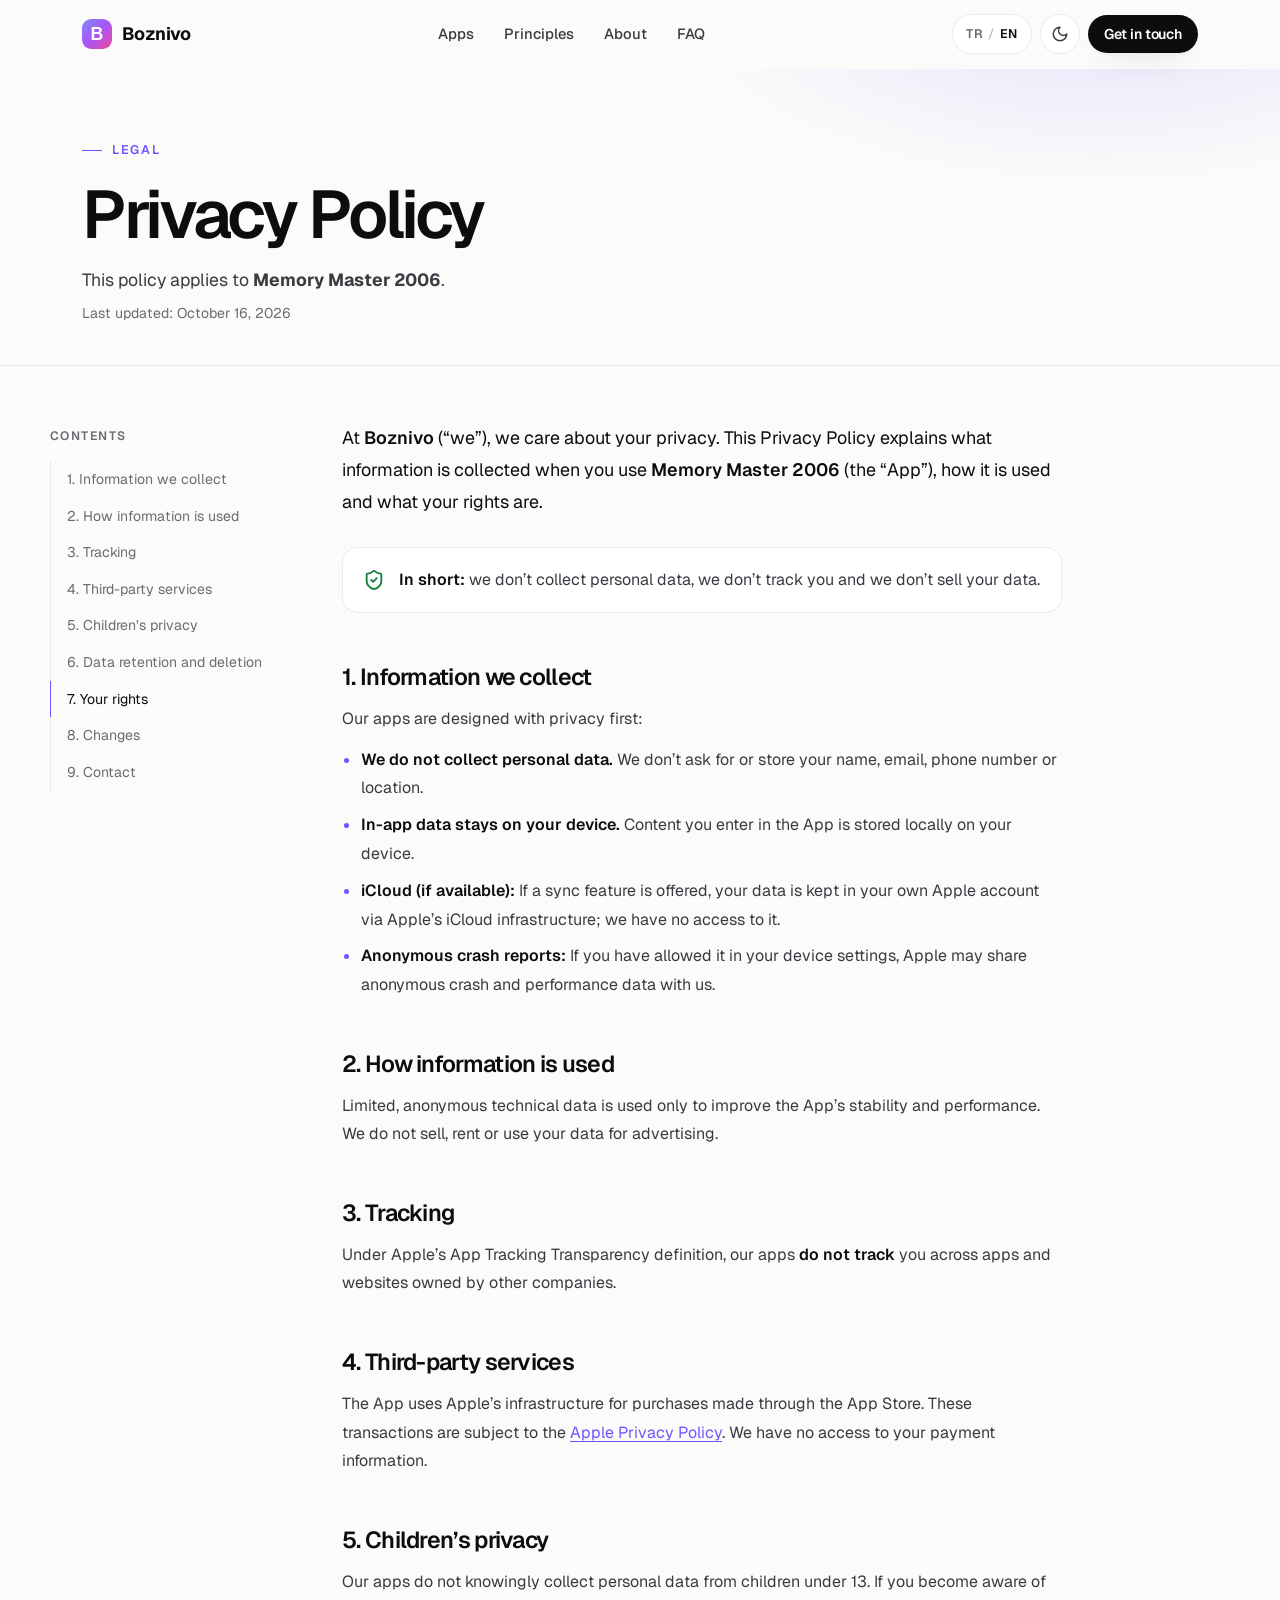
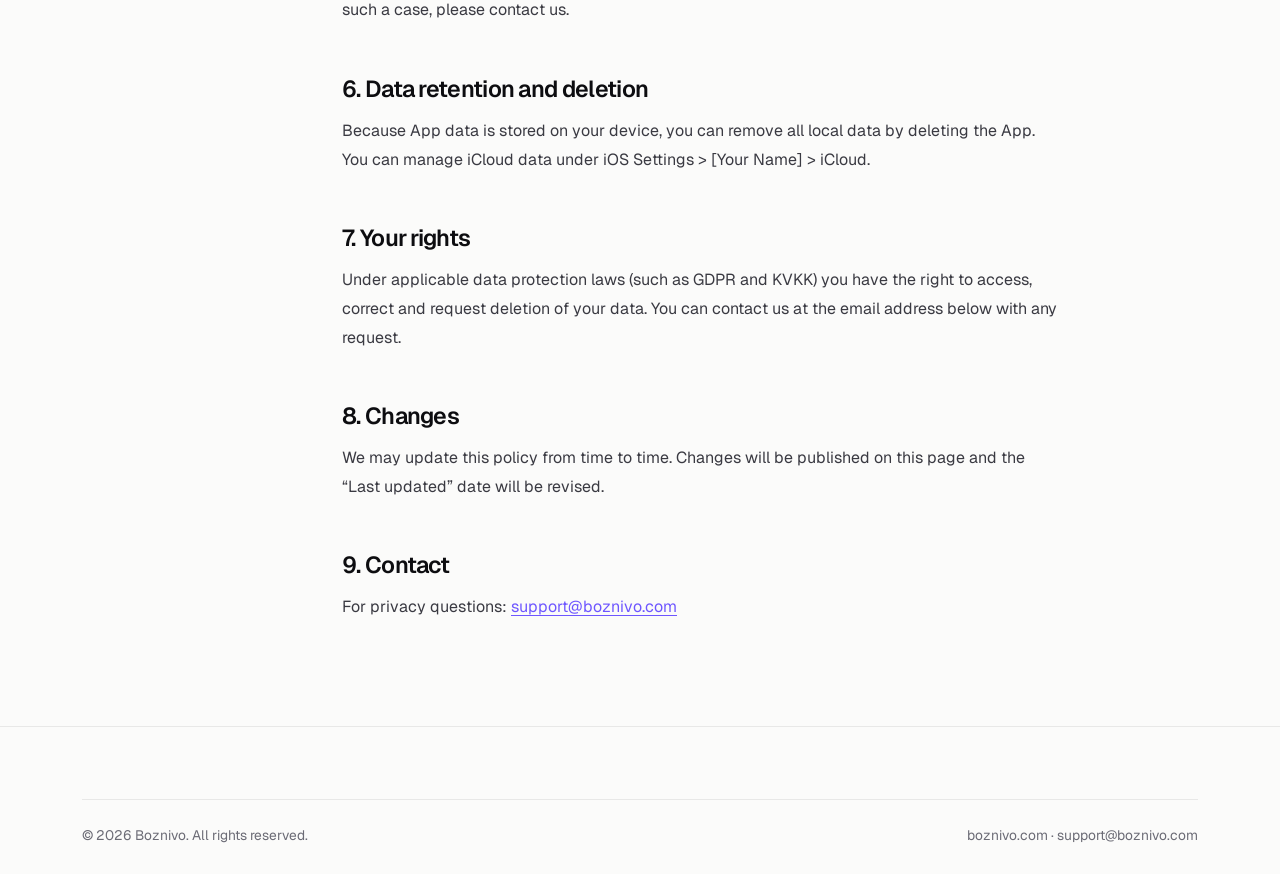
<file: privacy/memory-master-2006/index.html>
<!doctype html>
<html lang="tr">
<!-- OTOMATİK ÜRETİLDİ: tools/build_privacy.py -->
<head>
  <meta charset="utf-8">
  <meta name="viewport" content="width=device-width, initial-scale=1, viewport-fit=cover">
  <title>Memory Master 2006 Gizlilik Politikası — Boznivo</title>
  <meta name="description" data-i18n-attr="content:pp.desc" content="Boznivo iOS uygulamalarının gizlilik politikası: hangi verilerin toplandığı, nasıl kullanıldığı ve haklarınız.">
  <link rel="canonical" href="https://boznivo.com/privacy/memory-master-2006/">
  <meta name="theme-color" content="#fbfbfa" media="(prefers-color-scheme: light)">
  <meta name="theme-color" content="#09090b" media="(prefers-color-scheme: dark)">
  <meta property="og:type" content="article">
  <meta property="og:site_name" content="Boznivo">
  <meta property="og:title" content="Memory Master 2006 — Gizlilik Politikası / Privacy Policy">
  <meta property="og:url" content="https://boznivo.com/privacy/memory-master-2006/">
  <meta property="og:image" content="https://boznivo.com/assets/images/og-image.png">
  <meta name="twitter:card" content="summary_large_image">

  <meta name="apple-mobile-web-app-capable" content="yes">
  <meta name="mobile-web-app-capable" content="yes">
  <meta name="apple-mobile-web-app-status-bar-style" content="default">
  <meta name="apple-mobile-web-app-title" content="Boznivo">
  <meta name="format-detection" content="telephone=no">
  <link rel="icon" href="/assets/images/logo.svg" type="image/svg+xml">
  <link rel="apple-touch-icon" href="/assets/images/apple-touch-icon.png">
  <link rel="preconnect" href="https://fonts.googleapis.com">
  <link rel="preconnect" href="https://fonts.gstatic.com" crossorigin>
  <!-- Yazı tipleri sayfayı bekletmeden yüklenir; iPhone/Mac'te sistem fontu (SF Pro) kullanılır -->
  <link rel="preload" as="style" href="https://fonts.googleapis.com/css2?family=Geist:wght@400..700&family=Instrument+Serif:ital@0;1&display=swap">
  <link rel="stylesheet" href="https://fonts.googleapis.com/css2?family=Geist:wght@400..700&family=Instrument+Serif:ital@0;1&display=swap" media="print" onload="this.media='all'">
  <noscript><link rel="stylesheet" href="https://fonts.googleapis.com/css2?family=Geist:wght@400..700&family=Instrument+Serif:ital@0;1&display=swap"></noscript>
  <link rel="stylesheet" href="/assets/css/style.css?v=13">
  <script>
    (function () {
      var d = document.documentElement, l;
      d.classList.add('js');
      try { var t = localStorage.getItem('theme'); l = localStorage.getItem('lang'); } catch (e) {}
      if (t === 'light' || t === 'dark') {
        d.dataset.theme = t;
        // Safari'nin üst/alt çubuk rengi seçilen temayla aynı olsun
        [].forEach.call(document.querySelectorAll('meta[name="theme-color"]'), function (m) { m.media = 'all'; m.content = t === 'dark' ? '#09090b' : '#fbfbfa'; });
      }
      // ?lang=en ile bağlantı verilebilir (ör. App Store Connect için)
      var q = new URLSearchParams(location.search).get('lang');
      if (q === 'tr' || q === 'en') l = q;
      if (l !== 'tr' && l !== 'en') l = /^tr\b/i.test(navigator.language || '') ? 'tr' : 'en';
      d.lang = l;
      if (l === 'en') { d.classList.add('i18n-pending'); setTimeout(function () { d.classList.remove('i18n-pending'); }, 2000); }
    })();
  </script>
</head>
<body data-app="memory-master-2006" data-app-name="Memory Master 2006">
  <a class="skip-link" href="#main" data-i18n="skip">İçeriğe geç</a>

  <header class="nav">
    <div class="container nav__inner">
      <a href="/" class="brand" aria-label="Boznivo ana sayfa" data-i18n-attr="aria-label:nav.home">
        <img src="/assets/images/logo.svg" alt="" width="30" height="30">Boznivo
      </a>
      <nav class="nav__links" aria-label="Ana menü" data-i18n-attr="aria-label:nav.menu">
        <a href="/#apps" data-i18n="nav.apps">Uygulamalar</a>
        <a href="/#principles" data-i18n="nav.principles">İlkeler</a>
        <a href="/#about" data-i18n="nav.about">Hakkımda</a>
        <a href="/#faq" data-i18n="nav.faq">SSS</a>
      </nav>
      <div class="nav__actions">
        <button type="button" class="lang-btn" data-lang-toggle><span data-l="tr">TR</span><i>/</i><span data-l="en">EN</span></button>
        <button type="button" class="icon-btn" data-theme-toggle aria-label="Temayı değiştir"></button>
        <a href="/#contact" class="btn btn--primary btn--sm nav__cta" data-i18n="nav.cta">İletişime geç</a>
        <button type="button" class="icon-btn nav__menu-btn" data-menu-toggle aria-label="Menüyü aç" aria-expanded="false" aria-controls="mobileMenu"><span class="burger" aria-hidden="true"><span></span><span></span></span></button>
      </div>
    </div>
    <div id="mobileMenu" class="mobile-menu">
      <nav class="sheet-group" aria-label="Mobil menü" data-i18n-attr="aria-label:nav.menu">
        <a href="/#apps"><span data-i18n="nav.apps">Uygulamalar</span><svg viewBox="0 0 24 24" fill="none" stroke="currentColor" stroke-width="2.2" stroke-linecap="round" stroke-linejoin="round" aria-hidden="true"><path d="m9 18 6-6-6-6"/></svg></a>
        <a href="/#principles"><span data-i18n="nav.principles">İlkeler</span><svg viewBox="0 0 24 24" fill="none" stroke="currentColor" stroke-width="2.2" stroke-linecap="round" stroke-linejoin="round" aria-hidden="true"><path d="m9 18 6-6-6-6"/></svg></a>
        <a href="/#about"><span data-i18n="nav.about">Hakkımda</span><svg viewBox="0 0 24 24" fill="none" stroke="currentColor" stroke-width="2.2" stroke-linecap="round" stroke-linejoin="round" aria-hidden="true"><path d="m9 18 6-6-6-6"/></svg></a>
        <a href="/#faq"><span data-i18n="nav.faq">SSS</span><svg viewBox="0 0 24 24" fill="none" stroke="currentColor" stroke-width="2.2" stroke-linecap="round" stroke-linejoin="round" aria-hidden="true"><path d="m9 18 6-6-6-6"/></svg></a>
        <a href="/#contact"><span data-i18n="nav.contact">İletişim</span><svg viewBox="0 0 24 24" fill="none" stroke="currentColor" stroke-width="2.2" stroke-linecap="round" stroke-linejoin="round" aria-hidden="true"><path d="m9 18 6-6-6-6"/></svg></a>
      </nav>
      <p class="sheet-label" data-i18n="menu.lang">Dil</p>
      <div class="segmented" role="group" aria-label="Dil" data-i18n-attr="aria-label:menu.lang">
        <button type="button" data-set-lang="tr">Türkçe</button>
        <button type="button" data-set-lang="en">English</button>
      </div>
      <p class="sheet-label" data-i18n="menu.theme">Görünüm</p>
      <div class="segmented" role="group" aria-label="Görünüm" data-i18n-attr="aria-label:menu.theme">
        <button type="button" data-set-theme="light" data-i18n="menu.light">Açık</button>
        <button type="button" data-set-theme="dark" data-i18n="menu.dark">Koyu</button>
        <button type="button" data-set-theme="auto" data-i18n="menu.auto">Otomatik</button>
      </div>
      <a href="mailto:support@boznivo.com" class="btn btn--primary sheet-cta">support@boznivo.com</a>
    </div>
  </header>

  <!--
    ============================================================
    DÜZENLEME REHBERİ
    - Tarih / e-posta / geliştirici adı: sayfanın altındaki POLICY nesnesi.
    - Türkçe metin bu dosyada, İngilizcesi assets/js/i18n.js içinde "pp." anahtarlarındadır.
      Bir bölümü değiştirirseniz iki dili de güncelleyin.
    - Uygulamaya özel sürüm: /privacy.html?app=<apps.json id>
      İngilizce bağlantı:   /privacy.html?app=<id>&lang=en  (App Store Connect için)
    - Uygulamanız analitik, reklam, hesap, konum vb. kullanıyorsa ilgili
      bölümleri gerçeğe uygun şekilde güncelleyin.
    ============================================================
  -->

  <main id="main">
    <section class="legal-head">
      <div class="container">
        <span class="kicker" data-i18n="pp.kicker">Yasal</span>
        <h1 data-i18n="pp.h1">Gizlilik Politikası</h1>
        <p data-i18n="pp.applies">Bu politika, <strong data-field="appName">Memory Master 2006</strong> için geçerlidir.</p>
        <small data-i18n="pp.updated">Son güncelleme: <span data-field="updated"></span></small>
        <!-- Genel sayfada: her uygulamanın kendi politika bağlantısı (apps.json'dan) -->
        <div id="ppAppLinks" class="pp-links" hidden>
          <span class="subhead" data-i18n="pp.perApp">Uygulamaya özel politikalar</span>
          <div class="tags"></div>
        </div>
      </div>
    </section>

    <div class="container legal">
      <nav class="toc" aria-label="İçindekiler" data-i18n-attr="aria-label:pp.toc">
        <span class="subhead" data-i18n="pp.toc">İçindekiler</span>
        <ol>
          <li><a href="#s1" data-i18n="pp.s1">1. Topladığımız bilgiler</a></li>
          <li><a href="#s2" data-i18n="pp.s2">2. Bilgilerin kullanımı</a></li>
          <li><a href="#s3" data-i18n="pp.s3">3. Takip</a></li>
          <li><a href="#s4" data-i18n="pp.s4">4. Üçüncü taraf hizmetler</a></li>
          <li><a href="#s5" data-i18n="pp.s5">5. Çocukların gizliliği</a></li>
          <li><a href="#s6" data-i18n="pp.s6">6. Veri saklama ve silme</a></li>
          <li><a href="#s7" data-i18n="pp.s7">7. Haklarınız</a></li>
          <li><a href="#s8" data-i18n="pp.s8">8. Değişiklikler</a></li>
          <li><a href="#s9" data-i18n="pp.s9">9. İletişim</a></li>
        </ol>
      </nav>

      <article class="prose">
        <p data-i18n="pp.intro"><strong data-field="developer"></strong> ("biz") olarak gizliliğinize önem veriyoruz. Bu Gizlilik Politikası, <strong data-field="appName">Memory Master 2006</strong> ("Uygulama") kullanılırken hangi bilgilerin toplandığını, nasıl kullanıldığını ve bu konudaki haklarınızı açıklar.</p>

        <div class="callout">
          <svg viewBox="0 0 24 24" fill="none" stroke="currentColor" stroke-width="2" stroke-linecap="round" stroke-linejoin="round" aria-hidden="true"><path d="M20 13c0 5-3.5 7.5-7.66 8.95a1 1 0 0 1-.67-.01C7.5 20.5 4 18 4 13V6a1 1 0 0 1 1-1c2 0 4.5-1.2 6.24-2.72a1.17 1.17 0 0 1 1.52 0C14.51 3.81 17 5 19 5a1 1 0 0 1 1 1z"/><path d="m9 12 2 2 4-4"/></svg>
          <p data-i18n="pp.callout"><strong>Kısaca:</strong> kişisel veri toplamıyor, sizi takip etmiyor ve verilerinizi satmıyoruz.</p>
        </div>

        <h2 id="s1" data-i18n="pp.s1">1. Topladığımız bilgiler</h2>
        <div data-i18n="pp.s1.body">
          <p>Uygulamalarımız gizlilik öncelikli olarak tasarlanmıştır:</p>
          <ul>
            <li><strong>Kişisel veri toplamıyoruz.</strong> Ad, e-posta, telefon numarası veya konum gibi kişisel bilgilerinizi istemiyor ve saklamıyoruz.</li>
            <li><strong>Uygulama içi veriler cihazınızda kalır.</strong> Uygulamaya girdiğiniz içerikler cihazınızda yerel olarak saklanır.</li>
            <li><strong>iCloud (varsa):</strong> Senkronizasyon özelliği sunuluyorsa verileriniz, Apple'ın iCloud altyapısı üzerinden kendi Apple hesabınızda tutulur; bu verilere bizim erişimimiz yoktur.</li>
            <li><strong>Anonim çökme raporları:</strong> Cihaz ayarlarınızda izin verdiyseniz Apple, anonim çökme ve performans verilerini bizimle paylaşabilir.</li>
          </ul>
        </div>

        <h2 id="s2" data-i18n="pp.s2">2. Bilgilerin kullanımı</h2>
        <div data-i18n="pp.s2.body">
          <p>Sınırlı ve anonim teknik veriler yalnızca Uygulama'nın kararlılığını ve performansını iyileştirmek amacıyla kullanılır. Verilerinizi satmayız, kiralamayız ve reklam amaçlı kullanmayız.</p>
        </div>

        <h2 id="s3" data-i18n="pp.s3">3. Takip</h2>
        <div data-i18n="pp.s3.body">
          <p>Uygulamalarımız, Apple'ın App Tracking Transparency tanımına göre sizi diğer şirketlere ait uygulama ve web sitelerinde <strong>takip etmez</strong>.</p>
        </div>

        <h2 id="s4" data-i18n="pp.s4">4. Üçüncü taraf hizmetler</h2>
        <div data-i18n="pp.s4.body">
          <p>Uygulama, App Store üzerinden yapılan satın alımlar için Apple'ın altyapısını kullanır. Bu işlemler <a href="https://www.apple.com/legal/privacy/" target="_blank" rel="noopener">Apple Gizlilik Politikası</a>'na tabidir. Ödeme bilgilerinize erişimimiz yoktur.</p>
        </div>

        <h2 id="s5" data-i18n="pp.s5">5. Çocukların gizliliği</h2>
        <div data-i18n="pp.s5.body">
          <p>Uygulamalarımız 13 yaşın altındaki çocuklardan bilerek kişisel veri toplamaz. Böyle bir durumdan haberdar olursanız lütfen bizimle iletişime geçin.</p>
        </div>

        <h2 id="s6" data-i18n="pp.s6">6. Veri saklama ve silme</h2>
        <div data-i18n="pp.s6.body">
          <p>Uygulama verileri cihazınızda saklandığından, Uygulama'yı silerek tüm yerel verileri kaldırabilirsiniz. iCloud verilerini iOS Ayarlar &gt; [Adınız] &gt; iCloud bölümünden yönetebilirsiniz.</p>
        </div>

        <h2 id="s7" data-i18n="pp.s7">7. Haklarınız</h2>
        <div data-i18n="pp.s7.body">
          <p>KVKK ve GDPR gibi veri koruma mevzuatı kapsamında verilerinize erişme, düzeltme ve silinmesini talep etme haklarına sahipsiniz. Talepleriniz için aşağıdaki e-posta adresinden bize ulaşabilirsiniz.</p>
        </div>

        <h2 id="s8" data-i18n="pp.s8">8. Değişiklikler</h2>
        <div data-i18n="pp.s8.body">
          <p>Bu politikayı zaman zaman güncelleyebiliriz. Değişiklikler bu sayfada yayımlanır ve "Son güncelleme" tarihi yenilenir.</p>
        </div>

        <h2 id="s9" data-i18n="pp.s9">9. İletişim</h2>
        <div data-i18n="pp.s9.body">
          <p>Gizlilikle ilgili sorularınız için: <a data-field="emailLink" href="mailto:support@boznivo.com"><span data-field="email"></span></a></p>
        </div>
      </article>
    </div>
  </main>

  <footer class="footer">
    <div class="container">
      <div class="footer__bottom">
        <span>© <span data-year>2026</span> Boznivo. <span data-i18n="footer.rights">Tüm hakları saklıdır.</span></span>
        <span><a href="/">boznivo.com</a> · <a href="mailto:support@boznivo.com">support@boznivo.com</a></span>
      </div>
    </div>
  </footer>

  <script src="/assets/js/i18n.js?v=13" defer></script>
  <script src="/assets/js/common.js?v=13" defer></script>
  <script>
    // ---- Düzenlenebilir alanlar ----
    const POLICY = {
      developer: 'Boznivo',
      email: 'support@boznivo.com',
      updated: { tr: '16 Ekim 2026', en: 'October 16, 2026' },
    };
    // --------------------------------

    document.addEventListener('DOMContentLoaded', () => {
      const { t, tx, esc, loadApps, privacyHref } = window.Boznivo;
      // Uygulamaya özel sayfalarda (privacy/<id>/) kimlik ve ad <body> üzerinde gelir;
      // eski ?app=<id> bağlantıları da çalışmaya devam eder.
      const appId = document.body.dataset.app || new URLSearchParams(location.search).get('app');
      let appName = document.body.dataset.appName || null;

      const fill = () => {
        const set = (field, value) =>
          document.querySelectorAll(`[data-field="${field}"]`).forEach((el) => (el.textContent = value));
        const name = appName || t('ppDefaultApp');
        set('developer', POLICY.developer);
        set('email', POLICY.email);
        set('updated', tx(POLICY.updated));
        set('appName', name);
        document.querySelectorAll('[data-field="emailLink"]').forEach((a) => (a.href = `mailto:${POLICY.email}`));
        if (appName) document.title = t('ppTitle', { name: appName });
      };

      fill();
      document.addEventListener('langchange', fill);

      if (appId && !appName) {
        loadApps()
          .then((apps) => {
            const app = apps.find((a) => a.id === appId);
            if (app) { appName = app.name; fill(); }
          })
          .catch(() => { /* varsayılan metin kalır */ });
      }

      // Genel politika sayfasında uygulamaya özel politikaları listele
      if (!appId) {
        loadApps()
          .then((apps) => {
            const box = document.getElementById('ppAppLinks');
            if (!apps.length) return;
            box.querySelector('.tags').innerHTML = apps
              .map((a) => `<a class="tag" href="${esc(privacyHref(a))}">${esc(a.name)}</a>`)
              .join('');
            box.hidden = false;
          })
          .catch(() => { /* liste gösterilmez */ });
      }

      // İçindekiler: görünen bölümü vurgula
      const links = [...document.querySelectorAll('.toc a')];
      if ('IntersectionObserver' in window && links.length) {
        const io = new IntersectionObserver((entries) => {
          entries.forEach((e) => {
            if (!e.isIntersecting) return;
            links.forEach((a) => a.classList.toggle('is-active', a.getAttribute('href') === `#${e.target.id}`));
          });
        }, { rootMargin: '-20% 0px -70% 0px' });
        document.querySelectorAll('.prose h2[id]').forEach((h) => io.observe(h));
      }
    });
  </script>
</body>
</html>
</file>
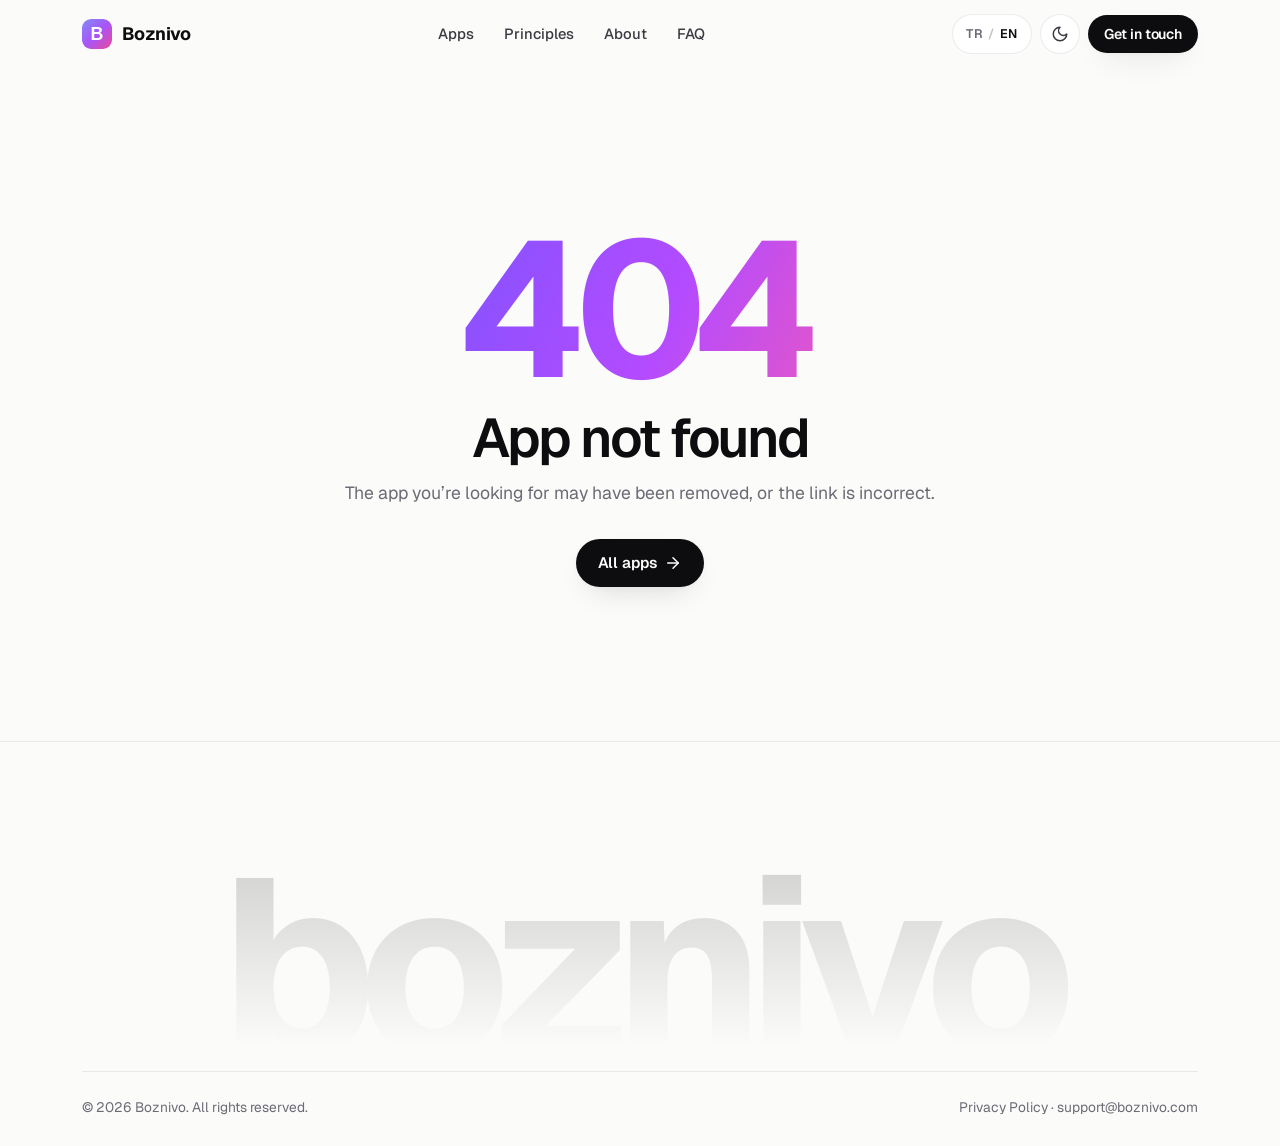
<file: app.html>
<!doctype html>
<html lang="tr">
<head>
  <meta charset="utf-8">
  <meta name="viewport" content="width=device-width, initial-scale=1, viewport-fit=cover">
  <title>Boznivo</title>
  <meta name="description" content="Boznivo iOS uygulaması: özellikler, gizlilik ve App Store bağlantısı.">
  <meta name="theme-color" content="#fbfbfa" media="(prefers-color-scheme: light)">
  <meta name="theme-color" content="#09090b" media="(prefers-color-scheme: dark)">
  <meta property="og:type" content="website">
  <meta property="og:site_name" content="Boznivo">
  <meta property="og:title" content="Boznivo">
  <meta property="og:description" content="Sade, hızlı ve gizliliğe saygılı iOS uygulamaları.">
  <meta property="og:image" content="https://boznivo.com/assets/images/og-image.png">
  <meta name="twitter:card" content="summary_large_image">

  <meta name="apple-mobile-web-app-capable" content="yes">
  <meta name="mobile-web-app-capable" content="yes">
  <meta name="apple-mobile-web-app-status-bar-style" content="default">
  <meta name="apple-mobile-web-app-title" content="Boznivo">
  <meta name="format-detection" content="telephone=no">
  <link rel="icon" href="/assets/images/logo.svg" type="image/svg+xml">
  <link rel="apple-touch-icon" href="/assets/images/apple-touch-icon.png">
  <link rel="preload" href="/apps.json" as="fetch" crossorigin>
  <link rel="preconnect" href="https://fonts.googleapis.com">
  <link rel="preconnect" href="https://fonts.gstatic.com" crossorigin>
  <!-- Yazı tipleri sayfayı bekletmeden yüklenir; iPhone/Mac'te sistem fontu (SF Pro) kullanılır -->
  <link rel="preload" as="style" href="https://fonts.googleapis.com/css2?family=Geist:wght@400..700&family=Instrument+Serif:ital@0;1&display=swap">
  <link rel="stylesheet" href="https://fonts.googleapis.com/css2?family=Geist:wght@400..700&family=Instrument+Serif:ital@0;1&display=swap" media="print" onload="this.media='all'">
  <noscript><link rel="stylesheet" href="https://fonts.googleapis.com/css2?family=Geist:wght@400..700&family=Instrument+Serif:ital@0;1&display=swap"></noscript>
  <link rel="stylesheet" href="/assets/css/style.css?v=13">
  <script>
    (function () {
      var d = document.documentElement, l;
      d.classList.add('js');
      try { var t = localStorage.getItem('theme'); l = localStorage.getItem('lang'); } catch (e) {}
      if (t === 'light' || t === 'dark') {
        d.dataset.theme = t;
        // Safari'nin üst/alt çubuk rengi seçilen temayla aynı olsun
        [].forEach.call(document.querySelectorAll('meta[name="theme-color"]'), function (m) { m.media = 'all'; m.content = t === 'dark' ? '#09090b' : '#fbfbfa'; });
      }
      if (l !== 'tr' && l !== 'en') l = /^tr\b/i.test(navigator.language || '') ? 'tr' : 'en';
      d.lang = l;
      if (l === 'en') { d.classList.add('i18n-pending'); setTimeout(function () { d.classList.remove('i18n-pending'); }, 2000); }
    })();
  </script>
</head>
<body>
  <a class="skip-link" href="#main" data-i18n="skip">İçeriğe geç</a>

  <header class="nav">
    <div class="container nav__inner">
      <a href="/" class="brand" aria-label="Boznivo ana sayfa" data-i18n-attr="aria-label:nav.home">
        <img src="/assets/images/logo.svg" alt="" width="30" height="30">Boznivo
      </a>
      <nav class="nav__links" aria-label="Ana menü" data-i18n-attr="aria-label:nav.menu">
        <a href="/#apps" data-i18n="nav.apps">Uygulamalar</a>
        <a href="/#principles" data-i18n="nav.principles">İlkeler</a>
        <a href="/#about" data-i18n="nav.about">Hakkımda</a>
        <a href="/#faq" data-i18n="nav.faq">SSS</a>
      </nav>
      <div class="nav__actions">
        <button type="button" class="lang-btn" data-lang-toggle><span data-l="tr">TR</span><i>/</i><span data-l="en">EN</span></button>
        <button type="button" class="icon-btn" data-theme-toggle aria-label="Temayı değiştir"></button>
        <a href="/#contact" class="btn btn--primary btn--sm nav__cta" data-i18n="nav.cta">İletişime geç</a>
        <button type="button" class="icon-btn nav__menu-btn" data-menu-toggle aria-label="Menüyü aç" aria-expanded="false" aria-controls="mobileMenu"><span class="burger" aria-hidden="true"><span></span><span></span></span></button>
      </div>
    </div>
    <div id="mobileMenu" class="mobile-menu">
      <nav class="sheet-group" aria-label="Mobil menü" data-i18n-attr="aria-label:nav.menu">
        <a href="/#apps"><span data-i18n="nav.apps">Uygulamalar</span><svg viewBox="0 0 24 24" fill="none" stroke="currentColor" stroke-width="2.2" stroke-linecap="round" stroke-linejoin="round" aria-hidden="true"><path d="m9 18 6-6-6-6"/></svg></a>
        <a href="/#principles"><span data-i18n="nav.principles">İlkeler</span><svg viewBox="0 0 24 24" fill="none" stroke="currentColor" stroke-width="2.2" stroke-linecap="round" stroke-linejoin="round" aria-hidden="true"><path d="m9 18 6-6-6-6"/></svg></a>
        <a href="/#about"><span data-i18n="nav.about">Hakkımda</span><svg viewBox="0 0 24 24" fill="none" stroke="currentColor" stroke-width="2.2" stroke-linecap="round" stroke-linejoin="round" aria-hidden="true"><path d="m9 18 6-6-6-6"/></svg></a>
        <a href="/#faq"><span data-i18n="nav.faq">SSS</span><svg viewBox="0 0 24 24" fill="none" stroke="currentColor" stroke-width="2.2" stroke-linecap="round" stroke-linejoin="round" aria-hidden="true"><path d="m9 18 6-6-6-6"/></svg></a>
        <a href="/#contact"><span data-i18n="nav.contact">İletişim</span><svg viewBox="0 0 24 24" fill="none" stroke="currentColor" stroke-width="2.2" stroke-linecap="round" stroke-linejoin="round" aria-hidden="true"><path d="m9 18 6-6-6-6"/></svg></a>
      </nav>
      <p class="sheet-label" data-i18n="menu.lang">Dil</p>
      <div class="segmented" role="group" aria-label="Dil" data-i18n-attr="aria-label:menu.lang">
        <button type="button" data-set-lang="tr">Türkçe</button>
        <button type="button" data-set-lang="en">English</button>
      </div>
      <p class="sheet-label" data-i18n="menu.theme">Görünüm</p>
      <div class="segmented" role="group" aria-label="Görünüm" data-i18n-attr="aria-label:menu.theme">
        <button type="button" data-set-theme="light" data-i18n="menu.light">Açık</button>
        <button type="button" data-set-theme="dark" data-i18n="menu.dark">Koyu</button>
        <button type="button" data-set-theme="auto" data-i18n="menu.auto">Otomatik</button>
      </div>
      <a href="mailto:support@boznivo.com" class="btn btn--primary sheet-cta">support@boznivo.com</a>
    </div>
  </header>

  <main id="main">
    <div id="appDetail" aria-live="polite">
      <section class="detail-hero">
        <div class="container">
          <div class="skeleton" style="width:116px;height:116px;border-radius:26px;margin-top:68px"></div>
          <div class="skeleton" style="width:min(320px,80%);height:56px;border-radius:14px;margin-top:28px"></div>
          <div class="skeleton" style="width:min(420px,90%);height:22px;border-radius:8px;margin-top:16px"></div>
        </div>
      </section>
    </div>
  </main>

  <footer class="footer">
    <div class="container">
      <div class="footer__wordmark" aria-hidden="true">boznivo</div>
      <div class="footer__bottom">
        <span>© <span data-year>2026</span> Boznivo. <span data-i18n="footer.rights">Tüm hakları saklıdır.</span></span>
        <span><a href="/privacy.html" data-i18n="footer.privacy">Gizlilik Politikası</a> · <a href="mailto:support@boznivo.com">support@boznivo.com</a></span>
      </div>
    </div>
  </footer>

  <script src="/assets/js/i18n.js?v=13" defer></script>
  <script src="/assets/js/common.js?v=13" defer></script>
  <script src="/assets/js/app.js?v=13" defer></script>
</body>
</html>
</file>
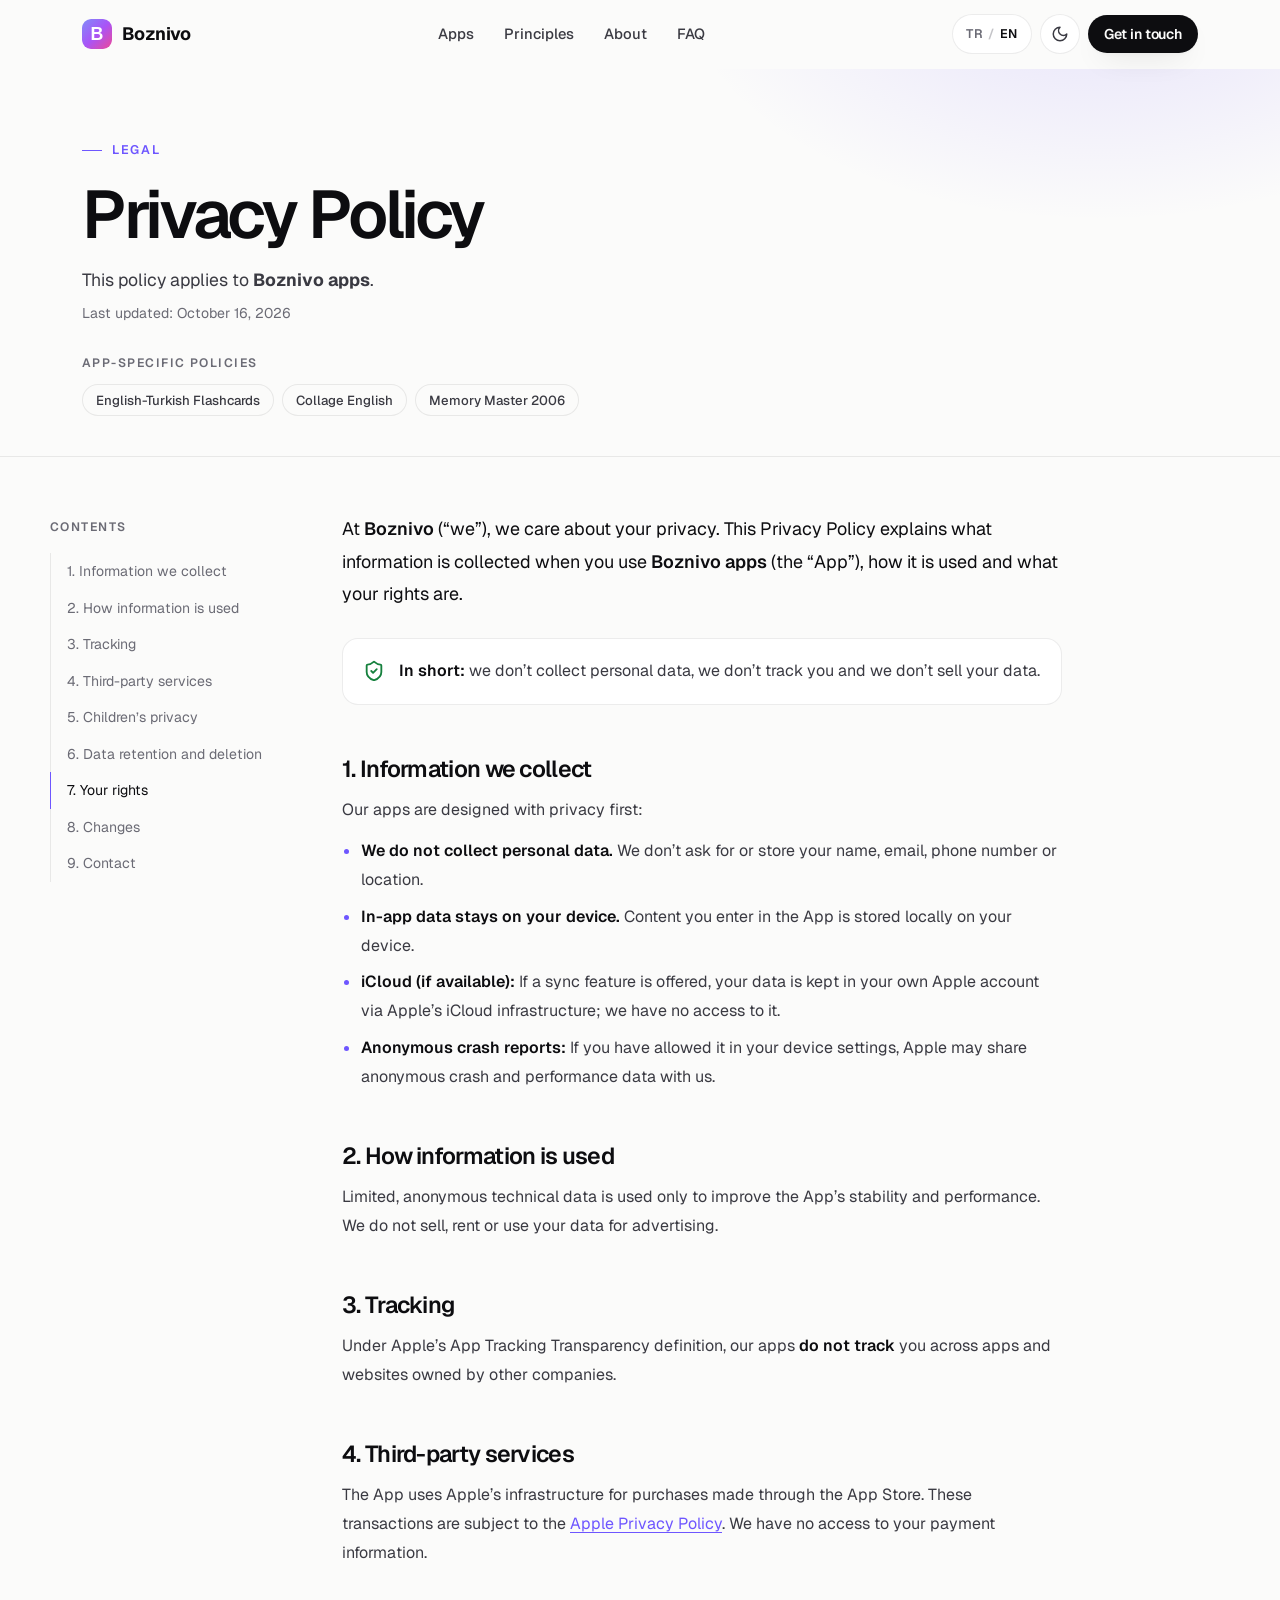
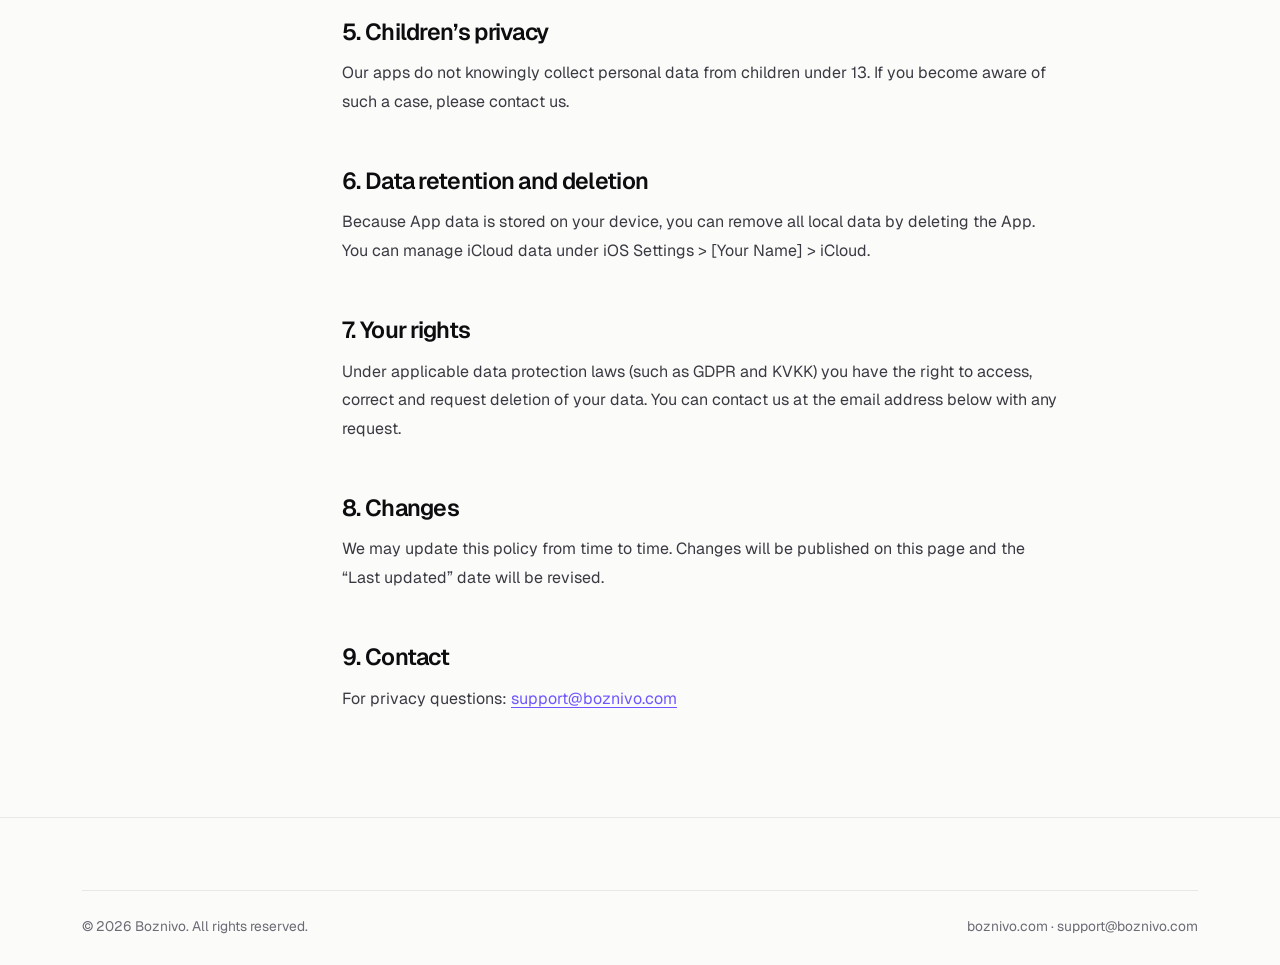
<file: privacy.html>
<!doctype html>
<html lang="tr">
<head>
  <meta charset="utf-8">
  <meta name="viewport" content="width=device-width, initial-scale=1, viewport-fit=cover">
  <title data-i18n="pp.title">Gizlilik Politikası — Boznivo</title>
  <meta name="description" data-i18n-attr="content:pp.desc" content="Boznivo iOS uygulamalarının gizlilik politikası: hangi verilerin toplandığı, nasıl kullanıldığı ve haklarınız.">
  <link rel="canonical" href="https://boznivo.com/privacy.html">
  <meta name="theme-color" content="#fbfbfa" media="(prefers-color-scheme: light)">
  <meta name="theme-color" content="#09090b" media="(prefers-color-scheme: dark)">
  <meta property="og:type" content="article">
  <meta property="og:site_name" content="Boznivo">
  <meta property="og:title" content="Gizlilik Politikası / Privacy Policy — Boznivo">
  <meta property="og:url" content="https://boznivo.com/privacy.html">
  <meta property="og:image" content="https://boznivo.com/assets/images/og-image.png">
  <meta name="twitter:card" content="summary_large_image">

  <meta name="apple-mobile-web-app-capable" content="yes">
  <meta name="mobile-web-app-capable" content="yes">
  <meta name="apple-mobile-web-app-status-bar-style" content="default">
  <meta name="apple-mobile-web-app-title" content="Boznivo">
  <meta name="format-detection" content="telephone=no">
  <link rel="icon" href="/assets/images/logo.svg" type="image/svg+xml">
  <link rel="apple-touch-icon" href="/assets/images/apple-touch-icon.png">
  <link rel="preconnect" href="https://fonts.googleapis.com">
  <link rel="preconnect" href="https://fonts.gstatic.com" crossorigin>
  <!-- Yazı tipleri sayfayı bekletmeden yüklenir; iPhone/Mac'te sistem fontu (SF Pro) kullanılır -->
  <link rel="preload" as="style" href="https://fonts.googleapis.com/css2?family=Geist:wght@400..700&family=Instrument+Serif:ital@0;1&display=swap">
  <link rel="stylesheet" href="https://fonts.googleapis.com/css2?family=Geist:wght@400..700&family=Instrument+Serif:ital@0;1&display=swap" media="print" onload="this.media='all'">
  <noscript><link rel="stylesheet" href="https://fonts.googleapis.com/css2?family=Geist:wght@400..700&family=Instrument+Serif:ital@0;1&display=swap"></noscript>
  <link rel="stylesheet" href="/assets/css/style.css?v=13">
  <script>
    (function () {
      var d = document.documentElement, l;
      d.classList.add('js');
      try { var t = localStorage.getItem('theme'); l = localStorage.getItem('lang'); } catch (e) {}
      if (t === 'light' || t === 'dark') {
        d.dataset.theme = t;
        // Safari'nin üst/alt çubuk rengi seçilen temayla aynı olsun
        [].forEach.call(document.querySelectorAll('meta[name="theme-color"]'), function (m) { m.media = 'all'; m.content = t === 'dark' ? '#09090b' : '#fbfbfa'; });
      }
      // ?lang=en ile bağlantı verilebilir (ör. App Store Connect için)
      var q = new URLSearchParams(location.search).get('lang');
      if (q === 'tr' || q === 'en') l = q;
      if (l !== 'tr' && l !== 'en') l = /^tr\b/i.test(navigator.language || '') ? 'tr' : 'en';
      d.lang = l;
      if (l === 'en') { d.classList.add('i18n-pending'); setTimeout(function () { d.classList.remove('i18n-pending'); }, 2000); }
    })();
  </script>
</head>
<body>
  <a class="skip-link" href="#main" data-i18n="skip">İçeriğe geç</a>

  <header class="nav">
    <div class="container nav__inner">
      <a href="/" class="brand" aria-label="Boznivo ana sayfa" data-i18n-attr="aria-label:nav.home">
        <img src="/assets/images/logo.svg" alt="" width="30" height="30">Boznivo
      </a>
      <nav class="nav__links" aria-label="Ana menü" data-i18n-attr="aria-label:nav.menu">
        <a href="/#apps" data-i18n="nav.apps">Uygulamalar</a>
        <a href="/#principles" data-i18n="nav.principles">İlkeler</a>
        <a href="/#about" data-i18n="nav.about">Hakkımda</a>
        <a href="/#faq" data-i18n="nav.faq">SSS</a>
      </nav>
      <div class="nav__actions">
        <button type="button" class="lang-btn" data-lang-toggle><span data-l="tr">TR</span><i>/</i><span data-l="en">EN</span></button>
        <button type="button" class="icon-btn" data-theme-toggle aria-label="Temayı değiştir"></button>
        <a href="/#contact" class="btn btn--primary btn--sm nav__cta" data-i18n="nav.cta">İletişime geç</a>
        <button type="button" class="icon-btn nav__menu-btn" data-menu-toggle aria-label="Menüyü aç" aria-expanded="false" aria-controls="mobileMenu"><span class="burger" aria-hidden="true"><span></span><span></span></span></button>
      </div>
    </div>
    <div id="mobileMenu" class="mobile-menu">
      <nav class="sheet-group" aria-label="Mobil menü" data-i18n-attr="aria-label:nav.menu">
        <a href="/#apps"><span data-i18n="nav.apps">Uygulamalar</span><svg viewBox="0 0 24 24" fill="none" stroke="currentColor" stroke-width="2.2" stroke-linecap="round" stroke-linejoin="round" aria-hidden="true"><path d="m9 18 6-6-6-6"/></svg></a>
        <a href="/#principles"><span data-i18n="nav.principles">İlkeler</span><svg viewBox="0 0 24 24" fill="none" stroke="currentColor" stroke-width="2.2" stroke-linecap="round" stroke-linejoin="round" aria-hidden="true"><path d="m9 18 6-6-6-6"/></svg></a>
        <a href="/#about"><span data-i18n="nav.about">Hakkımda</span><svg viewBox="0 0 24 24" fill="none" stroke="currentColor" stroke-width="2.2" stroke-linecap="round" stroke-linejoin="round" aria-hidden="true"><path d="m9 18 6-6-6-6"/></svg></a>
        <a href="/#faq"><span data-i18n="nav.faq">SSS</span><svg viewBox="0 0 24 24" fill="none" stroke="currentColor" stroke-width="2.2" stroke-linecap="round" stroke-linejoin="round" aria-hidden="true"><path d="m9 18 6-6-6-6"/></svg></a>
        <a href="/#contact"><span data-i18n="nav.contact">İletişim</span><svg viewBox="0 0 24 24" fill="none" stroke="currentColor" stroke-width="2.2" stroke-linecap="round" stroke-linejoin="round" aria-hidden="true"><path d="m9 18 6-6-6-6"/></svg></a>
      </nav>
      <p class="sheet-label" data-i18n="menu.lang">Dil</p>
      <div class="segmented" role="group" aria-label="Dil" data-i18n-attr="aria-label:menu.lang">
        <button type="button" data-set-lang="tr">Türkçe</button>
        <button type="button" data-set-lang="en">English</button>
      </div>
      <p class="sheet-label" data-i18n="menu.theme">Görünüm</p>
      <div class="segmented" role="group" aria-label="Görünüm" data-i18n-attr="aria-label:menu.theme">
        <button type="button" data-set-theme="light" data-i18n="menu.light">Açık</button>
        <button type="button" data-set-theme="dark" data-i18n="menu.dark">Koyu</button>
        <button type="button" data-set-theme="auto" data-i18n="menu.auto">Otomatik</button>
      </div>
      <a href="mailto:support@boznivo.com" class="btn btn--primary sheet-cta">support@boznivo.com</a>
    </div>
  </header>

  <!--
    ============================================================
    DÜZENLEME REHBERİ
    - Tarih / e-posta / geliştirici adı: sayfanın altındaki POLICY nesnesi.
    - Türkçe metin bu dosyada, İngilizcesi assets/js/i18n.js içinde "pp." anahtarlarındadır.
      Bir bölümü değiştirirseniz iki dili de güncelleyin.
    - Uygulamaya özel sürüm: /privacy.html?app=<apps.json id>
      İngilizce bağlantı:   /privacy.html?app=<id>&lang=en  (App Store Connect için)
    - Uygulamanız analitik, reklam, hesap, konum vb. kullanıyorsa ilgili
      bölümleri gerçeğe uygun şekilde güncelleyin.
    ============================================================
  -->

  <main id="main">
    <section class="legal-head">
      <div class="container">
        <span class="kicker" data-i18n="pp.kicker">Yasal</span>
        <h1 data-i18n="pp.h1">Gizlilik Politikası</h1>
        <p data-i18n="pp.applies">Bu politika, <strong data-field="appName"></strong> için geçerlidir.</p>
        <small data-i18n="pp.updated">Son güncelleme: <span data-field="updated"></span></small>
        <!-- Genel sayfada: her uygulamanın kendi politika bağlantısı (apps.json'dan) -->
        <div id="ppAppLinks" class="pp-links" hidden>
          <span class="subhead" data-i18n="pp.perApp">Uygulamaya özel politikalar</span>
          <div class="tags"></div>
        </div>
      </div>
    </section>

    <div class="container legal">
      <nav class="toc" aria-label="İçindekiler" data-i18n-attr="aria-label:pp.toc">
        <span class="subhead" data-i18n="pp.toc">İçindekiler</span>
        <ol>
          <li><a href="#s1" data-i18n="pp.s1">1. Topladığımız bilgiler</a></li>
          <li><a href="#s2" data-i18n="pp.s2">2. Bilgilerin kullanımı</a></li>
          <li><a href="#s3" data-i18n="pp.s3">3. Takip</a></li>
          <li><a href="#s4" data-i18n="pp.s4">4. Üçüncü taraf hizmetler</a></li>
          <li><a href="#s5" data-i18n="pp.s5">5. Çocukların gizliliği</a></li>
          <li><a href="#s6" data-i18n="pp.s6">6. Veri saklama ve silme</a></li>
          <li><a href="#s7" data-i18n="pp.s7">7. Haklarınız</a></li>
          <li><a href="#s8" data-i18n="pp.s8">8. Değişiklikler</a></li>
          <li><a href="#s9" data-i18n="pp.s9">9. İletişim</a></li>
        </ol>
      </nav>

      <article class="prose">
        <p data-i18n="pp.intro"><strong data-field="developer"></strong> ("biz") olarak gizliliğinize önem veriyoruz. Bu Gizlilik Politikası, <strong data-field="appName"></strong> ("Uygulama") kullanılırken hangi bilgilerin toplandığını, nasıl kullanıldığını ve bu konudaki haklarınızı açıklar.</p>

        <div class="callout">
          <svg viewBox="0 0 24 24" fill="none" stroke="currentColor" stroke-width="2" stroke-linecap="round" stroke-linejoin="round" aria-hidden="true"><path d="M20 13c0 5-3.5 7.5-7.66 8.95a1 1 0 0 1-.67-.01C7.5 20.5 4 18 4 13V6a1 1 0 0 1 1-1c2 0 4.5-1.2 6.24-2.72a1.17 1.17 0 0 1 1.52 0C14.51 3.81 17 5 19 5a1 1 0 0 1 1 1z"/><path d="m9 12 2 2 4-4"/></svg>
          <p data-i18n="pp.callout"><strong>Kısaca:</strong> kişisel veri toplamıyor, sizi takip etmiyor ve verilerinizi satmıyoruz.</p>
        </div>

        <h2 id="s1" data-i18n="pp.s1">1. Topladığımız bilgiler</h2>
        <div data-i18n="pp.s1.body">
          <p>Uygulamalarımız gizlilik öncelikli olarak tasarlanmıştır:</p>
          <ul>
            <li><strong>Kişisel veri toplamıyoruz.</strong> Ad, e-posta, telefon numarası veya konum gibi kişisel bilgilerinizi istemiyor ve saklamıyoruz.</li>
            <li><strong>Uygulama içi veriler cihazınızda kalır.</strong> Uygulamaya girdiğiniz içerikler cihazınızda yerel olarak saklanır.</li>
            <li><strong>iCloud (varsa):</strong> Senkronizasyon özelliği sunuluyorsa verileriniz, Apple'ın iCloud altyapısı üzerinden kendi Apple hesabınızda tutulur; bu verilere bizim erişimimiz yoktur.</li>
            <li><strong>Anonim çökme raporları:</strong> Cihaz ayarlarınızda izin verdiyseniz Apple, anonim çökme ve performans verilerini bizimle paylaşabilir.</li>
          </ul>
        </div>

        <h2 id="s2" data-i18n="pp.s2">2. Bilgilerin kullanımı</h2>
        <div data-i18n="pp.s2.body">
          <p>Sınırlı ve anonim teknik veriler yalnızca Uygulama'nın kararlılığını ve performansını iyileştirmek amacıyla kullanılır. Verilerinizi satmayız, kiralamayız ve reklam amaçlı kullanmayız.</p>
        </div>

        <h2 id="s3" data-i18n="pp.s3">3. Takip</h2>
        <div data-i18n="pp.s3.body">
          <p>Uygulamalarımız, Apple'ın App Tracking Transparency tanımına göre sizi diğer şirketlere ait uygulama ve web sitelerinde <strong>takip etmez</strong>.</p>
        </div>

        <h2 id="s4" data-i18n="pp.s4">4. Üçüncü taraf hizmetler</h2>
        <div data-i18n="pp.s4.body">
          <p>Uygulama, App Store üzerinden yapılan satın alımlar için Apple'ın altyapısını kullanır. Bu işlemler <a href="https://www.apple.com/legal/privacy/" target="_blank" rel="noopener">Apple Gizlilik Politikası</a>'na tabidir. Ödeme bilgilerinize erişimimiz yoktur.</p>
        </div>

        <h2 id="s5" data-i18n="pp.s5">5. Çocukların gizliliği</h2>
        <div data-i18n="pp.s5.body">
          <p>Uygulamalarımız 13 yaşın altındaki çocuklardan bilerek kişisel veri toplamaz. Böyle bir durumdan haberdar olursanız lütfen bizimle iletişime geçin.</p>
        </div>

        <h2 id="s6" data-i18n="pp.s6">6. Veri saklama ve silme</h2>
        <div data-i18n="pp.s6.body">
          <p>Uygulama verileri cihazınızda saklandığından, Uygulama'yı silerek tüm yerel verileri kaldırabilirsiniz. iCloud verilerini iOS Ayarlar &gt; [Adınız] &gt; iCloud bölümünden yönetebilirsiniz.</p>
        </div>

        <h2 id="s7" data-i18n="pp.s7">7. Haklarınız</h2>
        <div data-i18n="pp.s7.body">
          <p>KVKK ve GDPR gibi veri koruma mevzuatı kapsamında verilerinize erişme, düzeltme ve silinmesini talep etme haklarına sahipsiniz. Talepleriniz için aşağıdaki e-posta adresinden bize ulaşabilirsiniz.</p>
        </div>

        <h2 id="s8" data-i18n="pp.s8">8. Değişiklikler</h2>
        <div data-i18n="pp.s8.body">
          <p>Bu politikayı zaman zaman güncelleyebiliriz. Değişiklikler bu sayfada yayımlanır ve "Son güncelleme" tarihi yenilenir.</p>
        </div>

        <h2 id="s9" data-i18n="pp.s9">9. İletişim</h2>
        <div data-i18n="pp.s9.body">
          <p>Gizlilikle ilgili sorularınız için: <a data-field="emailLink" href="mailto:support@boznivo.com"><span data-field="email"></span></a></p>
        </div>
      </article>
    </div>
  </main>

  <footer class="footer">
    <div class="container">
      <div class="footer__bottom">
        <span>© <span data-year>2026</span> Boznivo. <span data-i18n="footer.rights">Tüm hakları saklıdır.</span></span>
        <span><a href="/">boznivo.com</a> · <a href="mailto:support@boznivo.com">support@boznivo.com</a></span>
      </div>
    </div>
  </footer>

  <script src="/assets/js/i18n.js?v=13" defer></script>
  <script src="/assets/js/common.js?v=13" defer></script>
  <script>
    // ---- Düzenlenebilir alanlar ----
    const POLICY = {
      developer: 'Boznivo',
      email: 'support@boznivo.com',
      updated: { tr: '16 Ekim 2026', en: 'October 16, 2026' },
    };
    // --------------------------------

    document.addEventListener('DOMContentLoaded', () => {
      const { t, tx, esc, loadApps, privacyHref } = window.Boznivo;
      // Uygulamaya özel sayfalarda (privacy/<id>/) kimlik ve ad <body> üzerinde gelir;
      // eski ?app=<id> bağlantıları da çalışmaya devam eder.
      const appId = document.body.dataset.app || new URLSearchParams(location.search).get('app');
      let appName = document.body.dataset.appName || null;

      const fill = () => {
        const set = (field, value) =>
          document.querySelectorAll(`[data-field="${field}"]`).forEach((el) => (el.textContent = value));
        const name = appName || t('ppDefaultApp');
        set('developer', POLICY.developer);
        set('email', POLICY.email);
        set('updated', tx(POLICY.updated));
        set('appName', name);
        document.querySelectorAll('[data-field="emailLink"]').forEach((a) => (a.href = `mailto:${POLICY.email}`));
        if (appName) document.title = t('ppTitle', { name: appName });
      };

      fill();
      document.addEventListener('langchange', fill);

      if (appId && !appName) {
        loadApps()
          .then((apps) => {
            const app = apps.find((a) => a.id === appId);
            if (app) { appName = app.name; fill(); }
          })
          .catch(() => { /* varsayılan metin kalır */ });
      }

      // Genel politika sayfasında uygulamaya özel politikaları listele
      if (!appId) {
        loadApps()
          .then((apps) => {
            const box = document.getElementById('ppAppLinks');
            if (!apps.length) return;
            box.querySelector('.tags').innerHTML = apps
              .map((a) => `<a class="tag" href="${esc(privacyHref(a))}">${esc(a.name)}</a>`)
              .join('');
            box.hidden = false;
          })
          .catch(() => { /* liste gösterilmez */ });
      }

      // İçindekiler: görünen bölümü vurgula
      const links = [...document.querySelectorAll('.toc a')];
      if ('IntersectionObserver' in window && links.length) {
        const io = new IntersectionObserver((entries) => {
          entries.forEach((e) => {
            if (!e.isIntersecting) return;
            links.forEach((a) => a.classList.toggle('is-active', a.getAttribute('href') === `#${e.target.id}`));
          });
        }, { rootMargin: '-20% 0px -70% 0px' });
        document.querySelectorAll('.prose h2[id]').forEach((h) => io.observe(h));
      }
    });
  </script>
</body>
</html>
</file>
<file: assets/css/style.css>
/* ==========================================================================
   Boznivo — tasarım sistemi
   Build adımı yok; tüm sayfalar bu tek dosyayı kullanır.
   ========================================================================== */

/* ---------- Tasarım değişkenleri (açık tema) ---------- */
:root {
  --bg: #fbfbfa;
  --bg-elev: #ffffff;
  --bg-soft: #f2f2f0;
  --fg: #0d0d10;
  --fg-2: #3a3a42;
  --muted: #6b6b75;
  --line: rgba(13, 13, 16, 0.08);
  --line-strong: rgba(13, 13, 16, 0.16);
  --seg-active: #ffffff;

  --brand: #6e56ff;
  --brand-2: #b44bff;
  --brand-3: #ff5ca8;
  --grad: linear-gradient(115deg, var(--brand) 0%, var(--brand-2) 55%, var(--brand-3) 100%);

  --ok: #15803d;
  --ok-bg: rgba(34, 197, 94, 0.13);
  --warn: #b45309;
  --warn-bg: rgba(245, 158, 11, 0.15);

  --shadow-sm: 0 1px 2px rgba(13, 13, 16, 0.06), 0 1px 1px rgba(13, 13, 16, 0.03);
  --shadow-md: 0 12px 32px -14px rgba(13, 13, 16, 0.2), 0 2px 6px -2px rgba(13, 13, 16, 0.06);
  --shadow-lg: 0 50px 90px -36px rgba(40, 20, 90, 0.38), 0 18px 36px -18px rgba(13, 13, 16, 0.2);

  --radius: 20px;
  --radius-lg: 28px;
  --container: 1180px;
  --nav-h: 68px;
  --ease: cubic-bezier(0.2, 0.8, 0.2, 1);

  --font: "Geist", ui-sans-serif, system-ui, -apple-system, "Segoe UI", Roboto, sans-serif;
  --font-serif: "Instrument Serif", ui-serif, Georgia, serif;
  --font-mono: ui-monospace, "SF Mono", Menlo, Consolas, monospace;

  color-scheme: light;
}

/* ---------- Koyu tema (sistem ayarı veya elle seçim) ---------- */
@media (prefers-color-scheme: dark) {
  :root:not([data-theme="light"]) {
    --bg: #09090b;
    --bg-elev: #111114;
    --bg-soft: #18181c;
    --fg: #f5f5f7;
    --fg-2: #d2d2d8;
    --muted: #9a9aa5;
    --line: rgba(255, 255, 255, 0.08);
    --line-strong: rgba(255, 255, 255, 0.16);
    --seg-active: #3a3a40;
    --ok: #4ade80;
    --ok-bg: rgba(74, 222, 128, 0.12);
    --warn: #fbbf24;
    --warn-bg: rgba(251, 191, 36, 0.13);
    --shadow-md: 0 12px 32px -14px rgba(0, 0, 0, 0.7), 0 2px 6px -2px rgba(0, 0, 0, 0.4);
    --shadow-lg: 0 50px 90px -36px rgba(0, 0, 0, 0.9), 0 18px 36px -18px rgba(0, 0, 0, 0.6);
    color-scheme: dark;
  }
}
:root[data-theme="dark"] {
  --bg: #09090b;
  --bg-elev: #111114;
  --bg-soft: #18181c;
  --fg: #f5f5f7;
  --fg-2: #d2d2d8;
  --muted: #9a9aa5;
  --line: rgba(255, 255, 255, 0.08);
  --line-strong: rgba(255, 255, 255, 0.16);
  --seg-active: #3a3a40;
  --ok: #4ade80;
  --ok-bg: rgba(74, 222, 128, 0.12);
  --warn: #fbbf24;
  --warn-bg: rgba(251, 191, 36, 0.13);
  --shadow-md: 0 12px 32px -14px rgba(0, 0, 0, 0.7), 0 2px 6px -2px rgba(0, 0, 0, 0.4);
  --shadow-lg: 0 50px 90px -36px rgba(0, 0, 0, 0.9), 0 18px 36px -18px rgba(0, 0, 0, 0.6);
  color-scheme: dark;
}

/* ---------- Temel ---------- */
*, *::before, *::after { box-sizing: border-box; }
html {
  -webkit-text-size-adjust: 100%;
  -webkit-tap-highlight-color: transparent;
  scroll-behavior: smooth;
  scroll-padding-top: calc(var(--nav-h) + 16px);
  background: var(--bg);
}
body {
  margin: 0;
  min-height: 100vh;
  background: var(--bg);
  color: var(--fg);
  font: 16px/1.6 var(--font);
  -webkit-font-smoothing: antialiased;
  -moz-osx-font-smoothing: grayscale;
  text-rendering: optimizeLegibility;
  overflow-x: hidden;
  transition: background-color 0.3s, color 0.3s;
}
img, svg { display: block; max-width: 100%; }
a { color: inherit; text-decoration: none; }
button { font: inherit; color: inherit; background: none; border: 0; padding: 0; cursor: pointer; }
/* Çift dokunma ile yakınlaştırma gecikmesini kaldır (iOS) */
a, button, summary, .app-tile, .today-card { touch-action: manipulation; }
h1, h2, h3, h4 { margin: 0; font-weight: 600; line-height: 1.1; letter-spacing: -0.025em; }
p, figure { margin: 0; }
ul, ol { margin: 0; padding: 0; list-style: none; }
code { font-family: var(--font-mono); }
:focus-visible { outline: 2px solid var(--brand); outline-offset: 3px; border-radius: 10px; }
::selection { background: color-mix(in srgb, var(--brand) 28%, transparent); }

.container {
  width: 100%; max-width: var(--container); margin-inline: auto;
  padding-left: max(20px, env(safe-area-inset-left)); padding-right: max(20px, env(safe-area-inset-right));
}
@media (min-width: 768px) {
  .container { padding-left: max(32px, env(safe-area-inset-left)); padding-right: max(32px, env(safe-area-inset-right)); }
}

.sr-only {
  position: absolute; width: 1px; height: 1px; padding: 0; margin: -1px;
  overflow: hidden; clip: rect(0, 0, 0, 0); white-space: nowrap; border: 0;
}
.skip-link {
  position: absolute; left: 16px; top: -60px; z-index: 100;
  padding: 10px 16px; border-radius: 10px; background: var(--fg); color: var(--bg); font-weight: 600;
}
.skip-link:focus { top: 12px; }

.serif { font-family: var(--font-serif); font-style: italic; font-weight: 400; letter-spacing: -0.01em; }
.text-grad {
  background: var(--grad);
  -webkit-background-clip: text; background-clip: text; color: transparent;
  padding-right: 0.06em; /* italik harfin taşan kuyruğu kesilmesin */
}
.muted { color: var(--muted); }

/* ---------- Butonlar ---------- */
.btn {
  display: inline-flex; align-items: center; justify-content: center; gap: 8px;
  height: 48px; padding: 0 22px; border-radius: 999px;
  font-weight: 600; font-size: 0.95rem; letter-spacing: -0.01em; white-space: nowrap;
  transition: transform 0.25s var(--ease), background-color 0.2s, box-shadow 0.25s, border-color 0.2s, color 0.2s;
}
.btn svg { width: 18px; height: 18px; transition: transform 0.25s var(--ease); }
.btn:hover svg { transform: translateX(2px); }
.btn--primary { background: var(--fg); color: var(--bg); box-shadow: var(--shadow-md); }
.btn--primary:hover { transform: translateY(-2px); }
.btn--ghost { background: var(--bg-elev); color: var(--fg); border: 1px solid var(--line-strong); }
.btn--ghost:hover { border-color: var(--fg-2); }
.btn--sm { height: 38px; padding: 0 16px; font-size: 0.88rem; }

/* App Store rozeti */
.btn-store {
  display: inline-flex; align-items: center; gap: 10px;
  height: 54px; padding: 0 22px 0 16px; border-radius: 14px;
  background: #000; color: #fff; border: 1px solid rgba(255, 255, 255, 0.18);
  box-shadow: var(--shadow-md);
  transition: transform 0.25s var(--ease), box-shadow 0.25s;
}
.btn-store:hover { transform: translateY(-2px); }
.btn-store svg { width: 26px; height: 26px; flex: none; }
.btn-store small { display: block; font-size: 0.68rem; line-height: 1; opacity: 0.8; font-weight: 500; }
.btn-store strong { display: block; font-size: 1.12rem; line-height: 1.15; font-weight: 600; letter-spacing: -0.02em; }
.btn-store[aria-disabled="true"] {
  background: var(--bg-soft); color: var(--muted); border-color: var(--line);
  box-shadow: none; cursor: default; transform: none;
}

.link-arrow {
  display: inline-flex; align-items: center; gap: 6px;
  font-weight: 500; font-size: 0.92rem; color: var(--fg-2); transition: color 0.2s;
}
.link-arrow svg { width: 16px; height: 16px; transition: transform 0.25s var(--ease); }
.link-arrow:hover { color: var(--fg); }
.link-arrow:hover svg { transform: translateX(3px); }

/* ---------- Navigasyon ---------- */
.nav {
  position: sticky; top: 0; z-index: 50;
  padding-top: env(safe-area-inset-top); /* ana ekrana eklenmiş (tam ekran) modda çentik altı */
  border-bottom: 1px solid transparent;
  transition: background-color 0.3s, border-color 0.3s;
}
.nav.is-scrolled, .nav.is-open {
  background: color-mix(in srgb, var(--bg) 80%, transparent);
  -webkit-backdrop-filter: saturate(180%) blur(18px);
  backdrop-filter: saturate(180%) blur(18px);
  border-color: var(--line);
}
.nav__inner { display: flex; align-items: center; justify-content: space-between; height: var(--nav-h); gap: 16px; }
.brand { display: inline-flex; align-items: center; gap: 10px; font-weight: 700; font-size: 1.12rem; letter-spacing: -0.03em; }
.brand img { width: 30px; height: 30px; border-radius: 9px; }
.nav__links { display: none; align-items: center; gap: 2px; }
.nav__links a {
  padding: 8px 14px; border-radius: 999px; font-size: 0.92rem; font-weight: 500; color: var(--fg-2);
  transition: color 0.2s, background-color 0.2s;
}
.nav__links a:hover { color: var(--fg); background: var(--bg-soft); }
.nav__actions { display: flex; align-items: center; gap: 8px; }
.nav__cta { display: none; }
.icon-btn {
  width: 40px; height: 40px; display: grid; place-items: center; border-radius: 999px;
  color: var(--fg-2); border: 1px solid var(--line); background: var(--bg-elev);
  transition: color 0.2s, background-color 0.2s, border-color 0.2s;
}
.icon-btn:hover { color: var(--fg); border-color: var(--line-strong); }
.icon-btn svg { width: 18px; height: 18px; }
/* Dil seçici (TR / EN) */
.lang-btn {
  height: 40px; padding: 0 13px; display: inline-flex; align-items: center; gap: 5px; border-radius: 999px;
  border: 1px solid var(--line); background: var(--bg-elev);
  font-size: 0.78rem; font-weight: 600; letter-spacing: 0.04em; color: var(--muted);
  transition: border-color 0.2s, color 0.2s;
}
.lang-btn:hover { border-color: var(--line-strong); }
.lang-btn [data-l] { transition: color 0.2s; }
.lang-btn [data-l].is-active { color: var(--fg); }
.lang-btn i { font-style: normal; opacity: 0.4; }
/* İngilizce yüklenirken Türkçe metnin bir anlık görünmesini önle */
.i18n-pending body { visibility: hidden; }

@media (min-width: 900px) {
  .nav__links { display: flex; }
  .nav__cta { display: inline-flex; }
  .nav__menu-btn { display: none; }
}
/* Hamburger → X */
.burger { position: relative; display: block; width: 18px; height: 12px; }
.burger span {
  position: absolute; left: 0; right: 0; height: 1.8px; border-radius: 2px; background: currentColor;
  transition: transform 0.3s var(--ease), top 0.3s var(--ease);
}
.burger span:first-child { top: 2px; }
.burger span:last-child { top: 8px; }
.nav.is-open .burger span:first-child { top: 5px; transform: rotate(45deg); }
.nav.is-open .burger span:last-child { top: 5px; transform: rotate(-45deg); }

/* Mobil menü: iOS ayar ekranı gibi gruplu liste + segment kontrolleri */
.mobile-menu {
  display: none; position: absolute; left: 0; right: 0; top: 100%;
  height: calc(100vh - var(--nav-h));
  height: calc(100dvh - var(--nav-h) - env(safe-area-inset-top));
  overflow-y: auto; overscroll-behavior: contain; -webkit-overflow-scrolling: touch;
  padding: 16px max(20px, env(safe-area-inset-right)) calc(32px + env(safe-area-inset-bottom)) max(20px, env(safe-area-inset-left));
  background: var(--bg); border-top: 1px solid var(--line);
}
.nav.is-open .mobile-menu { display: block; animation: sheetIn 0.35s var(--ease); }
@media (min-width: 900px) { .nav .mobile-menu { display: none !important; } }
/* Menü açıkken arka plan kaymasın. body'ye overflow:hidden vermek iOS Safari'de
   yapışkan üst çubuğu bozduğu için yalnızca html kilitlenir ve çubuk sabitlenir. */
html.menu-open { overflow: hidden; }
html.menu-open .nav { position: fixed; left: 0; right: 0; top: 0; }
.sheet-group { border-radius: 14px; background: var(--bg-elev); border: 1px solid var(--line); overflow: hidden; }
.sheet-group a {
  display: flex; align-items: center; justify-content: space-between; gap: 12px;
  min-height: 52px; padding: 0 16px; font-size: 1.06rem; font-weight: 500;
  border-bottom: 1px solid var(--line); transition: background-color 0.15s;
}
.sheet-group a:last-child { border-bottom: 0; }
.sheet-group a:active { background: var(--bg-soft); }
.sheet-group svg { width: 16px; height: 16px; color: var(--muted); opacity: 0.7; }
.sheet-label { margin: 26px 6px 8px; font-size: 0.78rem; font-weight: 500; letter-spacing: 0.04em; text-transform: uppercase; color: var(--muted); }
.segmented {
  display: grid; grid-auto-flow: column; grid-auto-columns: 1fr; gap: 2px; padding: 3px;
  border-radius: 12px; background: var(--bg-soft); border: 1px solid var(--line);
}
.segmented button {
  height: 38px; border-radius: 9px; font-size: 0.93rem; font-weight: 500; color: var(--fg-2);
  transition: background-color 0.2s, color 0.2s, box-shadow 0.2s;
}
.segmented button[aria-pressed="true"] {
  background: var(--seg-active); color: var(--fg); font-weight: 600;
  box-shadow: 0 1px 3px rgba(0, 0, 0, 0.12), 0 0 0 0.5px var(--line-strong);
}
.sheet-cta { width: 100%; height: 52px; margin-top: 30px; }

/* ---------- Hero ---------- */
.hero { position: relative; isolation: isolate; padding: 48px 0 88px; overflow: hidden; }
@media (min-width: 960px) { .hero { padding: 72px 0 120px; } }
.hero__bg { position: absolute; inset: 0; z-index: -1; pointer-events: none; }
.hero__bg::before {
  content: ""; position: absolute; inset: -30% -10% 0;
  background:
    radial-gradient(38% 46% at 74% 34%, color-mix(in srgb, var(--brand) 24%, transparent), transparent 70%),
    radial-gradient(28% 34% at 18% 12%, color-mix(in srgb, var(--brand-3) 14%, transparent), transparent 70%);
}
.hero__bg::after {
  content: ""; position: absolute; inset: 0;
  background-image:
    linear-gradient(var(--line) 1px, transparent 1px),
    linear-gradient(90deg, var(--line) 1px, transparent 1px);
  background-size: 64px 64px;
  -webkit-mask-image: radial-gradient(ellipse 70% 60% at 50% 0%, #000 25%, transparent 75%);
  mask-image: radial-gradient(ellipse 70% 60% at 50% 0%, #000 25%, transparent 75%);
}
.hero__grid { display: grid; gap: 56px; align-items: center; }
@media (min-width: 960px) { .hero__grid { grid-template-columns: 1.22fr 0.78fr; gap: 24px; } }

.eyebrow {
  display: inline-flex; align-items: center; gap: 10px;
  padding: 6px 14px 6px 10px; border-radius: 999px;
  border: 1px solid var(--line); background: color-mix(in srgb, var(--bg-elev) 75%, transparent);
  -webkit-backdrop-filter: blur(8px); backdrop-filter: blur(8px);
  font-size: 0.84rem; font-weight: 500; color: var(--fg-2); box-shadow: var(--shadow-sm);
}
.pulse { position: relative; width: 8px; height: 8px; border-radius: 50%; background: #22c55e; flex: none; }
.pulse::after { content: ""; position: absolute; inset: 0; border-radius: 50%; background: inherit; animation: ping 2.2s var(--ease) infinite; }

.hero__title {
  margin-top: 26px;
  font-size: clamp(2.9rem, 6.6vw, 4.7rem);
  line-height: 0.98; letter-spacing: -0.05em; font-weight: 600;
}
.hero__title .serif { font-size: 1.08em; letter-spacing: -0.02em; }
.hero__lead { margin-top: 26px; max-width: 33rem; font-size: clamp(1.05rem, 1.5vw, 1.2rem); line-height: 1.65; color: var(--muted); }
.hero__actions { margin-top: 36px; display: flex; flex-wrap: wrap; gap: 12px; }

.stats { margin-top: 52px; display: flex; flex-wrap: wrap; gap: 28px 0; }
.stats > div { padding-right: 28px; margin-right: 28px; border-right: 1px solid var(--line); }
.stats > div:last-child { border-right: 0; margin-right: 0; padding-right: 0; }
.stats dt { font-size: 0.74rem; font-weight: 500; text-transform: uppercase; letter-spacing: 0.1em; color: var(--muted); }
.stats dd { margin: 6px 0 0; font-size: 1.7rem; font-weight: 600; letter-spacing: -0.04em; line-height: 1; }
@media (max-width: 420px) {
  .stats > div { padding-right: 18px; margin-right: 18px; }
  .stats dd { font-size: 1.45rem; }
}

/* ---------- Telefon sahnesi ---------- */
.stage { position: relative; display: grid; place-items: center; min-height: 600px; }
.stage__glow {
  position: absolute; width: 72%; aspect-ratio: 1; border-radius: 50%;
  background: var(--accent, var(--brand)); filter: blur(90px); opacity: 0.32;
  transition: background-color 0.6s;
}
.phone {
  --accent: #8b5cf6;
  position: relative; z-index: 1;
  width: min(290px, 74vw); aspect-ratio: 9 / 19.4;
  padding: 11px; border-radius: 54px;
  background: linear-gradient(150deg, #34343a 0%, #0d0d0f 38%, #232328 100%);
  box-shadow: var(--shadow-lg), inset 0 0 0 1.5px rgba(255, 255, 255, 0.1), inset 0 0 0 6px #0b0b0d;
  rotate: -4deg;
  animation: floatY 8s ease-in-out infinite;
}
.phone--flat { rotate: 0deg; }
.phone::before { /* Dynamic Island */
  content: ""; position: absolute; z-index: 3; top: 22px; left: 50%; translate: -50% 0;
  width: 33%; height: 27px; border-radius: 20px; background: #000;
}
.phone::after { /* yan tuş */
  content: ""; position: absolute; right: -3px; top: 26%; width: 3px; height: 72px;
  border-radius: 0 3px 3px 0; background: #2a2a2f;
}
.phone__screen {
  position: relative; height: 100%; overflow: hidden; border-radius: 44px;
  display: flex; flex-direction: column; padding: 62px 18px 26px; color: #fff;
  background:
    radial-gradient(120% 60% at 50% 0%, color-mix(in srgb, var(--accent) 55%, #fff) 0%, transparent 60%),
    linear-gradient(180deg, var(--accent) 0%, color-mix(in srgb, var(--accent) 50%, #050507) 100%);
}
.phone__screen--shot { padding: 0; background: #000; }
.phone__screen--shot img { width: 100%; height: 100%; object-fit: cover; }
.phone__status {
  position: absolute; top: 25px; left: 32px; right: 26px; z-index: 2;
  display: flex; justify-content: space-between; align-items: center;
  font-size: 0.8rem; font-weight: 600; letter-spacing: -0.01em;
}
.phone__status svg { height: 11px; width: auto; }
.phone__app { display: flex; flex-direction: column; align-items: center; text-align: center; margin-top: 14px; }
.phone__icon { width: 84px; height: 84px; border-radius: 22.5%; box-shadow: 0 16px 32px -10px rgba(0, 0, 0, 0.55); }
.phone__name { margin-top: 14px; font-size: 1.45rem; font-weight: 700; letter-spacing: -0.03em; }
.phone__tag { margin-top: 3px; font-size: 0.8rem; opacity: 0.85; }
.phone__list { margin-top: 22px; display: grid; gap: 8px; }
.phone__list li {
  display: flex; align-items: center; gap: 10px; padding: 11px 12px; border-radius: 14px;
  background: rgba(255, 255, 255, 0.14); border: 1px solid rgba(255, 255, 255, 0.12);
  font-size: 0.76rem; line-height: 1.3; font-weight: 500;
}
.phone__list svg { width: 14px; height: 14px; flex: none; }
.phone__cta {
  margin-top: auto; height: 44px; border-radius: 14px; background: #fff; color: #0d0d10;
  display: flex; align-items: center; justify-content: center; gap: 6px; font-weight: 600; font-size: 0.86rem;
}
.phone__cta svg { width: 15px; height: 15px; }
.phone__home {
  position: absolute; bottom: 9px; left: 50%; translate: -50% 0; z-index: 2;
  width: 36%; height: 4px; border-radius: 4px; background: rgba(255, 255, 255, 0.75);
}
.phone .skeleton { position: absolute; inset: 0; border-radius: inherit; background: var(--bg-soft); }

.chip {
  position: absolute; z-index: 2;
  display: flex; align-items: center; gap: 12px;
  padding: 10px 16px 10px 10px; border-radius: 18px;
  background: color-mix(in srgb, var(--bg-elev) 82%, transparent);
  -webkit-backdrop-filter: blur(16px) saturate(160%); backdrop-filter: blur(16px) saturate(160%);
  border: 1px solid var(--line); box-shadow: var(--shadow-md);
  animation: floatY 7s ease-in-out infinite;
}
.chip__icon { width: 38px; height: 38px; border-radius: 11px; display: grid; place-items: center; flex: none; }
.chip__icon svg { width: 19px; height: 19px; }
.chip strong { display: block; font-size: 0.84rem; font-weight: 600; letter-spacing: -0.01em; line-height: 1.25; }
.chip span { display: block; font-size: 0.74rem; color: var(--muted); line-height: 1.3; }
.chip--a { top: 13%; left: -2%; }
.chip--a .chip__icon { background: var(--ok-bg); color: var(--ok); }
.chip--b { bottom: 15%; right: -2%; animation-delay: -3.5s; }
.chip--b .chip__icon { background: color-mix(in srgb, var(--brand) 14%, transparent); color: var(--brand); }
.orbit {
  position: absolute; z-index: 0; width: 62px; height: 62px; border-radius: 22.5%;
  box-shadow: var(--shadow-md); animation: floatY 9s ease-in-out infinite;
}
.orbit--1 { top: 4%; right: 8%; rotate: 8deg; animation-delay: -2s; }
.orbit--2 { bottom: 4%; left: 9%; rotate: -10deg; animation-delay: -5s; }
@media (max-width: 520px) {
  .stage { min-height: 0; padding: 24px 0 40px; }
  .phone { width: min(250px, 66vw); }
  .chip { padding: 8px 12px 8px 8px; gap: 10px; }
  .chip__icon { width: 32px; height: 32px; }
  .chip--a { left: 0; top: 2%; }
  .chip--b { right: 0; bottom: 0; }
  .orbit { display: none; }
}

/* ---------- Kayan şerit ---------- */
.marquee {
  border-block: 1px solid var(--line); padding: 20px 0; overflow: hidden;
  -webkit-mask-image: linear-gradient(90deg, transparent, #000 12%, #000 88%, transparent);
  mask-image: linear-gradient(90deg, transparent, #000 12%, #000 88%, transparent);
}
.marquee__track { display: flex; width: max-content; animation: marquee 45s linear infinite; }
.marquee:hover .marquee__track { animation-play-state: paused; }
.marquee__group { display: flex; align-items: center; gap: 40px; padding-right: 40px; }
.marquee__item { display: inline-flex; align-items: center; gap: 40px; white-space: nowrap; font-weight: 500; color: var(--muted); font-size: 0.98rem; }
.marquee__item::after { /* ayırıcı: her cihazda aynı görünen CSS şekli (✦ iOS'ta kutu olarak çıkıyordu) */
  content: ""; width: 6px; height: 6px; border-radius: 1.5px; background: var(--brand); opacity: 0.75; rotate: 45deg;
}

/* ---------- Bölümler ---------- */
.section { padding: 96px 0; }
@media (min-width: 960px) { .section { padding: 128px 0; } }
.section--tight-top { padding-top: 0; }
.section-head { display: flex; flex-direction: column; gap: 18px; margin-bottom: 52px; }
@media (min-width: 900px) {
  .section-head--split { flex-direction: row; justify-content: space-between; align-items: flex-end; gap: 48px; }
}
.section-head--center { align-items: center; text-align: center; }
.kicker {
  display: inline-flex; align-items: center; gap: 10px;
  font-size: 0.78rem; font-weight: 600; letter-spacing: 0.14em; text-transform: uppercase; color: var(--brand);
}
.kicker::before { content: ""; width: 20px; height: 1.5px; background: currentColor; }
.section-title { margin-top: 14px; font-size: clamp(2.1rem, 4.6vw, 3.4rem); letter-spacing: -0.045em; line-height: 1.04; }
.section-lead { max-width: 30rem; font-size: 1.06rem; color: var(--muted); }

/* ---------- Uygulama ızgarası ---------- */
.apps-grid { display: grid; gap: 16px; grid-template-columns: repeat(2, minmax(0, 1fr)); }
@media (min-width: 680px) { .apps-grid { grid-template-columns: repeat(3, minmax(0, 1fr)); } }
@media (min-width: 1040px) { .apps-grid { grid-template-columns: repeat(4, minmax(0, 1fr)); gap: 20px; } }

.app-tile {
  --accent: #8b5cf6;
  position: relative; isolation: isolate; overflow: hidden;
  display: flex; flex-direction: column; align-items: center; text-align: center;
  padding: 36px 16px 24px; border-radius: var(--radius-lg);
  background: var(--bg-elev); border: 1px solid var(--line);
  transition: transform 0.45s var(--ease), box-shadow 0.45s var(--ease), border-color 0.3s;
}
.app-tile::before {
  content: ""; position: absolute; inset: 0; z-index: -1;
  background: radial-gradient(120% 70% at 50% 0%, color-mix(in srgb, var(--accent) 18%, transparent), transparent 68%);
  opacity: 0.75; transition: opacity 0.4s;
}
a.app-tile:hover { transform: translateY(-6px); box-shadow: var(--shadow-lg); border-color: color-mix(in srgb, var(--accent) 40%, var(--line)); }
a.app-tile:hover::before { opacity: 1; }
.app-tile__icon {
  width: min(116px, 62%); aspect-ratio: 1; height: auto; border-radius: 22.5%;
  box-shadow: 0 20px 38px -16px color-mix(in srgb, var(--accent) 85%, transparent);
  transition: transform 0.5s var(--ease);
}
a.app-tile:hover .app-tile__icon { transform: scale(1.06) rotate(-3deg); }
.app-tile__body { display: flex; flex-direction: column; align-items: center; min-width: 0; max-width: 100%; }
.app-tile__name {
  margin-top: 20px; font-size: 1.12rem; font-weight: 600; letter-spacing: -0.02em; line-height: 1.25; max-width: 100%;
  /* Uzun adlar App Store'daki gibi en fazla iki satır */
  display: -webkit-box; -webkit-line-clamp: 2; -webkit-box-orient: vertical; overflow: hidden;
}
.app-tile__meta { margin-top: 2px; font-size: 0.84rem; color: var(--muted); max-width: 100%; overflow: hidden; text-overflow: ellipsis; white-space: nowrap; }
.app-tile__go {
  margin-top: 18px; display: inline-flex; align-items: center; gap: 6px;
  font-size: 0.84rem; font-weight: 600; color: var(--fg-2);
}
.app-tile__go svg { width: 15px; height: 15px; transition: transform 0.3s var(--ease); }
a.app-tile:hover .app-tile__go svg { transform: translateX(3px); }
.app-tile--next { background: transparent; border-style: dashed; border-color: var(--line-strong); justify-content: center; }
.app-tile--next::before { display: none; }
.app-tile--next .app-tile__icon {
  display: grid; place-items: center; box-shadow: none;
  background: var(--bg-soft); color: var(--muted); border: 1px dashed var(--line-strong);
}
.app-tile--next .app-tile__icon svg { width: 34%; height: 34%; }

.status {
  position: absolute; top: 14px; right: 14px;
  padding: 4px 9px; border-radius: 999px; font-size: 0.68rem; font-weight: 600; letter-spacing: 0.01em; white-space: nowrap;
}
.status--live { background: var(--ok-bg); color: var(--ok); }
.status--soon { background: var(--warn-bg); color: var(--warn); }
.status--inline { position: static; }
/* "Çok yakında" kartlarında rozet, uygulamanın kendi rengini alır */
.app-tile--soon .status--soon { background: color-mix(in srgb, var(--accent) 14%, transparent); color: var(--accent); }
:root[data-theme="dark"] .app-tile--soon .status--soon { color: color-mix(in srgb, var(--accent) 65%, #fff); }
@media (prefers-color-scheme: dark) {
  :root:not([data-theme="light"]) .app-tile--soon .status--soon { color: color-mix(in srgb, var(--accent) 65%, #fff); }
}

.notice { grid-column: 1 / -1; padding: 28px; border-radius: var(--radius); border: 1px dashed var(--line-strong); text-align: center; color: var(--muted); }
.notice code { color: var(--fg); }

/* ---------- Bento (ilkeler) ---------- */
.bento { display: grid; gap: 16px; grid-template-columns: minmax(0, 1fr); }
@media (min-width: 760px) { .bento { grid-template-columns: repeat(2, minmax(0, 1fr)); } }
@media (min-width: 1040px) {
  .bento { grid-template-columns: repeat(3, minmax(0, 1fr)); gap: 20px; }
  .bento__item--wide { grid-column: span 2; }
  .bento__item--tall { grid-row: span 2; }
}
.bento__item {
  position: relative; overflow: hidden; display: flex; flex-direction: column;
  padding: 30px; border-radius: var(--radius-lg);
  background: var(--bg-elev); border: 1px solid var(--line);
}
.bento__icon {
  width: 46px; height: 46px; border-radius: 13px; display: grid; place-items: center;
  background: var(--bg-soft); color: var(--fg); border: 1px solid var(--line);
}
.bento__icon svg { width: 21px; height: 21px; }
.bento__title { margin-top: 22px; font-size: 1.28rem; letter-spacing: -0.03em; }
.bento__text { margin-top: 8px; color: var(--muted); font-size: 0.97rem; }
.bento__visual { margin-top: 26px; }
.bento__item--tall .bento__visual { margin-top: auto; padding-top: 26px; }

.label-card { border-radius: 18px; border: 1px solid var(--line); background: var(--bg); padding: 6px 18px; }
.label-card__head { display: flex; align-items: center; gap: 10px; padding: 12px 0; font-weight: 600; font-size: 0.95rem; }
.label-card__head svg { width: 20px; height: 20px; color: var(--ok); }
.label-card__row { display: flex; justify-content: space-between; align-items: center; gap: 12px; padding: 12px 0; border-top: 1px solid var(--line); font-size: 0.9rem; color: var(--fg-2); }
.ok { display: inline-flex; align-items: center; gap: 6px; color: var(--ok); font-weight: 600; font-size: 0.85rem; white-space: nowrap; }
.ok svg { width: 15px; height: 15px; }

.code-card { border-radius: 16px; overflow: hidden; border: 1px solid var(--line); background: #0f0f13; color: #e4e4ea; }
.code-card__bar { display: flex; gap: 6px; padding: 12px 14px; border-bottom: 1px solid rgba(255, 255, 255, 0.06); }
.code-card__bar span { width: 10px; height: 10px; border-radius: 50%; background: #3a3a42; }
.code-card__bar span:nth-child(1) { background: #ff5f57; }
.code-card__bar span:nth-child(2) { background: #febc2e; }
.code-card__bar span:nth-child(3) { background: #28c840; }
.code-card pre { margin: 0; padding: 16px 18px 18px; font: 0.8rem/1.7 var(--font-mono); overflow-x: auto; }
.tok-k { color: #ff7ab2; } .tok-t { color: #dabaff; } .tok-s { color: #ff8170; } .tok-f { color: #78c2b3; } .tok-c { color: #7f8c98; }

.tags { display: flex; flex-wrap: wrap; gap: 8px; }
.tag {
  display: inline-flex; align-items: center; gap: 6px; height: 32px; padding: 0 13px; border-radius: 999px;
  border: 1px solid var(--line); background: var(--bg); font-size: 0.82rem; font-weight: 500; color: var(--fg-2);
}
.tag svg { width: 14px; height: 14px; }

/* ---------- Hakkımda + yaklaşım ---------- */
.about { display: grid; gap: 56px; }
@media (min-width: 960px) { .about { grid-template-columns: 1fr 1fr; gap: 80px; align-items: start; } }
.about__text p { margin-top: 18px; color: var(--muted); font-size: 1.06rem; line-height: 1.75; }
.about__text p:first-of-type { margin-top: 26px; }
.quote {
  margin-top: 32px; padding-left: 20px; border-left: 2px solid var(--brand);
  font-family: var(--font-serif); font-style: italic; font-size: 1.6rem; line-height: 1.35; color: var(--fg); letter-spacing: -0.01em;
}
.steps { display: grid; gap: 14px; }
.step {
  display: grid; grid-template-columns: auto 1fr; gap: 20px; align-items: start;
  padding: 26px; border-radius: var(--radius-lg); border: 1px solid var(--line); background: var(--bg-elev);
  transition: border-color 0.3s, transform 0.4s var(--ease);
}
.step:hover { border-color: var(--line-strong); transform: translateX(4px); }
.step__num { font-family: var(--font-serif); font-style: italic; font-size: 2.6rem; line-height: 0.9; }
.step h3 { font-size: 1.15rem; letter-spacing: -0.02em; }
.step p { margin-top: 6px; color: var(--muted); font-size: 0.96rem; }

/* ---------- SSS ---------- */
.faq { display: grid; gap: 12px; max-width: 820px; margin-inline: auto; }
.faq details { border: 1px solid var(--line); border-radius: 18px; background: var(--bg-elev); transition: border-color 0.25s; }
.faq details[open] { border-color: var(--line-strong); }
.faq summary {
  list-style: none; cursor: pointer;
  display: flex; justify-content: space-between; align-items: center; gap: 16px;
  padding: 20px 22px; font-weight: 600; font-size: 1.03rem; letter-spacing: -0.01em;
}
.faq summary::-webkit-details-marker { display: none; }
.faq summary::after {
  content: ""; width: 13px; height: 13px; flex: none; color: var(--muted);
  background:
    linear-gradient(currentColor, currentColor) center / 100% 1.6px no-repeat,
    linear-gradient(currentColor, currentColor) center / 1.6px 100% no-repeat;
  transition: transform 0.3s var(--ease);
}
.faq details[open] summary::after { transform: rotate(45deg); }
.faq details p { padding: 0 22px 22px; color: var(--muted); }
.faq details a { color: var(--brand); text-decoration: underline; text-underline-offset: 3px; }

/* ---------- Çağrı (CTA) ---------- */
.cta {
  position: relative; isolation: isolate; overflow: hidden;
  padding: 72px 24px; border-radius: 36px; text-align: center;
  background: #0d0d10; color: #fff; border: 1px solid rgba(255, 255, 255, 0.08);
}
.cta::before {
  content: ""; position: absolute; inset: -40%; z-index: -1;
  background:
    radial-gradient(34% 38% at 30% 30%, rgba(110, 86, 255, 0.55), transparent 70%),
    radial-gradient(30% 34% at 72% 72%, rgba(255, 92, 168, 0.32), transparent 70%);
  animation: drift 18s ease-in-out infinite alternate;
}
.cta::after {
  content: ""; position: absolute; inset: 0; z-index: -1;
  background-image: radial-gradient(rgba(255, 255, 255, 0.12) 1px, transparent 1px);
  background-size: 22px 22px;
  -webkit-mask-image: radial-gradient(ellipse at center, #000 20%, transparent 70%);
  mask-image: radial-gradient(ellipse at center, #000 20%, transparent 70%);
}
.cta__title { font-size: clamp(2.2rem, 5.4vw, 3.9rem); letter-spacing: -0.045em; line-height: 1.02; }
.cta__lead { max-width: 34rem; margin: 18px auto 0; color: rgba(255, 255, 255, 0.72); font-size: 1.06rem; }
.cta__actions { margin-top: 36px; display: flex; flex-wrap: wrap; justify-content: center; gap: 12px; }
.cta .btn--primary { background: #fff; color: #0d0d10; }
.cta .btn--ghost { background: rgba(255, 255, 255, 0.06); color: #fff; border-color: rgba(255, 255, 255, 0.22); }
.cta .btn--ghost:hover { border-color: rgba(255, 255, 255, 0.5); }
@media (min-width: 768px) { .cta { padding: 96px 48px; } }

/* ---------- Altbilgi ---------- */
.footer { border-top: 1px solid var(--line); padding: 64px 0 calc(28px + env(safe-area-inset-bottom)); overflow: hidden; }
.footer__grid { display: grid; gap: 40px 24px; grid-template-columns: repeat(2, minmax(0, 1fr)); }
.footer__brand { grid-column: 1 / -1; }
@media (min-width: 900px) {
  .footer__grid { grid-template-columns: 1.7fr repeat(3, minmax(0, 1fr)); }
  .footer__brand { grid-column: auto; }
}
.footer__brand p { margin-top: 14px; max-width: 22rem; color: var(--muted); font-size: 0.93rem; }
.footer h4 { font-size: 0.76rem; font-weight: 600; letter-spacing: 0.12em; text-transform: uppercase; color: var(--muted); }
.footer ul { margin-top: 16px; display: grid; gap: 10px; }
.footer ul a { color: var(--fg-2); font-size: 0.93rem; transition: color 0.2s; }
.footer ul a:hover { color: var(--fg); }
.footer__wordmark {
  margin-top: 64px; text-align: center; user-select: none; pointer-events: none;
  font-size: clamp(4.5rem, 21vw, 15.5rem); font-weight: 700; letter-spacing: -0.07em; line-height: 0.78;
  background: linear-gradient(180deg, var(--line-strong) 0%, transparent 92%);
  -webkit-background-clip: text; background-clip: text; color: transparent;
}
.footer__bottom {
  margin-top: 8px; padding-top: 24px; border-top: 1px solid var(--line);
  display: flex; flex-wrap: wrap; justify-content: space-between; gap: 12px; color: var(--muted); font-size: 0.86rem;
}

/* ---------- Uygulama detay sayfası ---------- */
.detail-hero { position: relative; isolation: isolate; overflow: hidden; padding: 32px 0 80px; }
.detail-hero::before {
  content: ""; position: absolute; inset: -20% -10% 10%; z-index: -1;
  background: radial-gradient(40% 50% at 72% 40%, color-mix(in srgb, var(--accent, var(--brand)) 26%, transparent), transparent 70%);
}
.detail-hero__grid { display: grid; gap: 56px; align-items: center; margin-top: 36px; }
@media (min-width: 960px) { .detail-hero__grid { grid-template-columns: 1.1fr 0.9fr; gap: 40px; } }
.detail-hero__icon {
  width: 116px; height: 116px; border-radius: 22.5%;
  box-shadow: 0 26px 50px -18px color-mix(in srgb, var(--accent, var(--brand)) 80%, transparent);
}
.detail-hero__title { margin-top: 28px; font-size: clamp(2.8rem, 6.4vw, 4.6rem); letter-spacing: -0.05em; line-height: 1; }
.detail-hero__tagline { margin-top: 14px; font-size: clamp(1.15rem, 2vw, 1.4rem); color: var(--fg-2); letter-spacing: -0.015em; }
.detail-hero__meta { margin-top: 22px; display: flex; flex-wrap: wrap; gap: 8px; }
.detail-hero__actions { margin-top: 34px; display: flex; flex-wrap: wrap; align-items: center; gap: 18px 22px; }
.back-link { display: inline-flex; align-items: center; gap: 6px; color: var(--muted); font-size: 0.9rem; font-weight: 500; transition: color 0.2s; }
.back-link svg { width: 16px; height: 16px; transition: transform 0.25s var(--ease); }
.back-link:hover { color: var(--fg); }
.back-link:hover svg { transform: translateX(-3px); }

.detail-body { display: grid; gap: 56px; }
@media (min-width: 960px) { .detail-body { grid-template-columns: minmax(0, 1fr) 340px; gap: 64px; align-items: start; } }
.detail-desc { font-size: clamp(1.15rem, 1.8vw, 1.35rem); line-height: 1.6; color: var(--fg-2); letter-spacing: -0.01em; }
.subhead { font-size: 0.76rem; font-weight: 600; letter-spacing: 0.12em; text-transform: uppercase; color: var(--muted); }
.features-grid { margin-top: 18px; display: grid; gap: 12px; }
@media (min-width: 700px) { .features-grid { grid-template-columns: repeat(2, minmax(0, 1fr)); } }
.feature {
  display: flex; gap: 14px; align-items: flex-start;
  padding: 20px; border-radius: 18px; border: 1px solid var(--line); background: var(--bg-elev);
}
.feature__check {
  width: 30px; height: 30px; border-radius: 9px; flex: none; display: grid; place-items: center;
  background: color-mix(in srgb, var(--accent, var(--brand)) 15%, transparent); color: var(--accent, var(--brand));
}
.feature__check svg { width: 16px; height: 16px; }
.feature p { font-size: 0.96rem; line-height: 1.5; color: var(--fg-2); padding-top: 4px; }
.aside-card { position: sticky; top: calc(var(--nav-h) + 24px); }
/* Henüz açıklaması olmayan (yakında) uygulamalarda yalnızca gizlilik/destek kartı */
.detail-body--compact { grid-template-columns: minmax(0, 420px); }
.aside-card .label-card { background: var(--bg-elev); }
.shots { margin-top: 18px; display: flex; gap: 16px; overflow-x: auto; scroll-snap-type: x mandatory; padding-bottom: 14px; }
.shots img { height: min(560px, 68vh); width: auto; flex: none; border-radius: 30px; border: 1px solid var(--line); scroll-snap-align: start; }
.more-apps { display: flex; gap: 16px; overflow-x: auto; padding: 4px 2px 18px; scroll-snap-type: x proximity; }
.more-apps .app-tile { flex: 0 0 200px; scroll-snap-align: start; }

/* ---------- Yasal sayfa ---------- */
.legal-head { position: relative; isolation: isolate; padding: 64px 0 40px; border-bottom: 1px solid var(--line); overflow: hidden; }
.legal-head::before {
  content: ""; position: absolute; inset: -60% -10% 0; z-index: -1;
  background: radial-gradient(40% 60% at 80% 20%, color-mix(in srgb, var(--brand) 16%, transparent), transparent 70%);
}
.legal-head h1 { margin-top: 18px; font-size: clamp(2.6rem, 6vw, 4.2rem); letter-spacing: -0.05em; }
.legal-head p { margin-top: 14px; font-size: 1.1rem; color: var(--fg-2); }
.legal-head small { display: block; margin-top: 8px; color: var(--muted); font-size: 0.88rem; }
.pp-links { margin-top: 24px; }
.pp-links .tags { margin-top: 10px; }
.pp-links .tag:hover { border-color: var(--line-strong); color: var(--fg); }
.legal { display: grid; gap: 48px; padding: 56px 0 104px; }
@media (min-width: 960px) { .legal { grid-template-columns: 220px minmax(0, 1fr); gap: 72px; } }
.toc { display: none; }
@media (min-width: 960px) { .toc { display: block; position: sticky; top: calc(var(--nav-h) + 32px); align-self: start; } }
.toc ol { margin-top: 14px; display: grid; }
.toc a {
  display: block; padding: 7px 0 7px 16px; border-left: 1.5px solid var(--line);
  color: var(--muted); font-size: 0.88rem; transition: color 0.2s, border-color 0.2s;
}
.toc a:hover, .toc a.is-active { color: var(--fg); border-color: var(--brand); }
.prose { max-width: 720px; }
.prose > p:first-child { font-size: 1.12rem; color: var(--fg); }
.prose h2 { margin: 52px 0 14px; font-size: 1.45rem; letter-spacing: -0.03em; scroll-margin-top: calc(var(--nav-h) + 24px); }
.prose p, .prose li { color: var(--fg-2); line-height: 1.8; }
.prose p + p { margin-top: 12px; }
.prose ul { list-style: disc; padding-left: 1.2rem; margin-top: 12px; }
.prose li + li { margin-top: 8px; }
.prose li::marker { color: var(--brand); }
.prose a { color: var(--brand); text-decoration: underline; text-underline-offset: 3px; }
.prose strong { color: var(--fg); font-weight: 600; }
.prose .callout {
  margin-top: 28px; padding: 18px 20px; border-radius: 16px;
  border: 1px solid var(--line); background: var(--bg-elev); display: flex; gap: 14px; align-items: flex-start;
}
.prose .callout svg { width: 22px; height: 22px; color: var(--ok); flex: none; margin-top: 3px; }
.prose .callout p { margin: 0; }

/* ---------- 404 ---------- */
.notfound { min-height: calc(100vh - var(--nav-h) - 160px); min-height: calc(100svh - var(--nav-h) - 160px); display: grid; place-items: center; text-align: center; padding: 64px 0; }
.notfound__code { font-size: clamp(6rem, 22vw, 12rem); font-weight: 700; letter-spacing: -0.07em; line-height: 0.9; }
.notfound p { margin-top: 12px; color: var(--muted); font-size: 1.1rem; }
.notfound .btn { margin-top: 32px; }

/* ---------- Yükleniyor iskeleti ---------- */
.skeleton { position: relative; overflow: hidden; background: var(--bg-soft); }
.skeleton::after {
  content: ""; position: absolute; inset: 0;
  background: linear-gradient(90deg, transparent, color-mix(in srgb, var(--bg-elev) 70%, transparent), transparent);
  animation: shimmer 1.4s infinite;
}
.tile-skeleton { aspect-ratio: 0.82; border-radius: var(--radius-lg); }

/* ---------- Belirme animasyonu (yalnızca JS varsa) ---------- */
.js .reveal {
  opacity: 0; transform: translateY(26px);
  transition: opacity 0.9s var(--ease), transform 0.9s var(--ease);
  transition-delay: var(--d, 0ms);
}
.js .reveal.is-in { opacity: 1; transform: none; }

/* ==========================================================================
   iPhone / dokunmatik uyumu
   ========================================================================== */

/* iOS Safari'de Apple'ın sistem fontu (SF Pro) kullanılır — yerel uygulama hissi.
   @supports (-webkit-touch-callout) yalnızca iOS Safari'de geçerlidir. */
@supports (-webkit-touch-callout: none) {
  :root { --font: -apple-system, system-ui, "SF Pro Text", "Geist", sans-serif; }
  .hero__title { letter-spacing: -0.035em; }
  .section-title, .detail-hero__title, .cta__title, .legal-head h1 { letter-spacing: -0.03em; }
}

/* Dokunmatik ekranda "takılı kalan" hover efektlerini kapat */
@media (hover: none) {
  a.app-tile:hover { transform: none; box-shadow: none; border-color: var(--line); }
  a.app-tile:hover::before { opacity: 0.75; }
  a.app-tile:hover .app-tile__icon { transform: none; }
  .btn--primary:hover, .btn-store:hover { transform: none; }
  .step:hover { transform: none; border-color: var(--line); }
  .btn:hover svg, .link-arrow:hover svg, a.app-tile:hover .app-tile__go svg, .back-link:hover svg { transform: none; }
}
/* Dokununca iOS'taki gibi hafif "basılma" hissi */
.btn:active, .btn-store:active, .today-card:active, a.app-tile:active, .icon-btn:active {
  transform: scale(0.97); transition-duration: 0.1s;
}
.btn-store[aria-disabled="true"]:active { transform: none; }

/* ---------- App Store "Bugün" kartı (yalnızca telefonda) ---------- */
.today-slot { display: none; }
.today-card {
  --accent: #8b5cf6;
  position: relative; isolation: isolate; overflow: hidden;
  display: flex; flex-direction: column; min-height: 420px; border-radius: 26px; color: #fff;
  background:
    radial-gradient(120% 70% at 50% 0%, color-mix(in srgb, var(--accent) 55%, #fff) 0%, transparent 60%),
    linear-gradient(180deg, var(--accent) 0%, color-mix(in srgb, var(--accent) 45%, #050507) 100%);
  box-shadow: 0 24px 50px -24px color-mix(in srgb, var(--accent) 80%, transparent);
  transition: transform 0.25s var(--ease);
}
.today-card__top { display: flex; flex-direction: column; padding: 22px 22px 0; }
.today-card__eyebrow { font-size: 0.74rem; font-weight: 700; letter-spacing: 0.08em; text-transform: uppercase; opacity: 0.75; }
.today-card__title { margin-top: 4px; font-size: 2rem; font-weight: 700; letter-spacing: -0.03em; line-height: 1.1; }
.today-card__tag { margin-top: 4px; font-size: 1rem; opacity: 0.88; }
.today-card__art {
  width: 150px; height: 150px; margin: auto; border-radius: 22.5%; rotate: -8deg;
  box-shadow: 0 30px 50px -18px rgba(0, 0, 0, 0.55);
}
.today-card__bar {
  display: flex; align-items: center; gap: 12px; padding: 14px 16px;
  background: rgba(0, 0, 0, 0.2); -webkit-backdrop-filter: blur(20px); backdrop-filter: blur(20px);
}
.today-card__bar img { width: 44px; height: 44px; border-radius: 22.5%; flex: none; }
.today-card__info { flex: 1; min-width: 0; display: flex; flex-direction: column; line-height: 1.25; }
.today-card__info strong { font-size: 0.95rem; font-weight: 600; }
.today-card__info span { font-size: 0.8rem; opacity: 0.75; }
.pill {
  display: inline-flex; align-items: center; height: 30px; padding: 0 16px; border-radius: 999px; flex: none;
  background: #fff; color: #0d0d10; font-size: 0.8rem; font-weight: 700; letter-spacing: 0.02em; text-transform: uppercase;
}

/* ---------- Uygulama bilgi şeridi (detay sayfası) ---------- */
.info-strip { display: grid; grid-template-columns: repeat(4, minmax(0, 1fr)); border-block: 1px solid var(--line); }
.info-strip__cell { display: flex; flex-direction: column; align-items: center; gap: 4px; padding: 18px 12px; text-align: center; min-width: 0; }
.info-strip__cell + .info-strip__cell { border-left: 1px solid var(--line); }
.info-strip__cell span { font-size: 0.7rem; font-weight: 600; letter-spacing: 0.08em; text-transform: uppercase; color: var(--muted); }
.info-strip__cell strong { font-size: 1.02rem; font-weight: 600; letter-spacing: -0.01em; white-space: nowrap; overflow: hidden; text-overflow: ellipsis; max-width: 100%; }
.detail-section { padding-top: 64px; }

/* ---------- Menü: telefonda tüm ayarlar menüde ---------- */
@media (max-width: 899px) {
  .nav__actions .lang-btn, .nav__actions [data-theme-toggle] { display: none; }
}

/* ---------- Telefon düzeni ---------- */
@media (prefers-color-scheme: dark) and (max-width: 719px) {
  :root:not([data-theme="light"]) .app-tile__go { color: color-mix(in srgb, var(--accent) 70%, #fff); }
}
@media (max-width: 719px) {
  :root { --nav-h: 56px; }
  .brand { font-size: 1.06rem; }
  .brand img { width: 28px; height: 28px; border-radius: 8px; }
  .icon-btn { width: 38px; height: 38px; }

  .section { padding: 64px 0; }
  .section--tight-top { padding-top: 0; }
  .section-head { margin-bottom: 28px; gap: 12px; }
  .section-title { font-size: 2.15rem; }
  .section-lead { font-size: 1rem; }

  /* Hero: telefon maketi yerine "Bugün" kartı */
  .hero { padding: 28px 0 48px; }
  .hero__title { margin-top: 20px; font-size: clamp(2.6rem, 12vw, 3.3rem); }
  .hero__lead { margin-top: 18px; font-size: 1.04rem; }
  .hero__actions { margin-top: 28px; flex-direction: column; gap: 10px; }
  .hero__actions .btn { width: 100%; height: 52px; }
  .stats { margin-top: 32px; }
  .stage { display: none; }
  .today-slot { display: block; margin-top: 36px; }
  .marquee { padding: 14px 0; }

  /* Uygulamalar: App Store tarzı liste */
  .apps-grid, .more-apps {
    display: block; overflow: visible; padding: 0 16px;
    border-radius: 22px; background: var(--bg-elev); border: 1px solid var(--line);
  }
  .app-tile {
    flex-direction: row; align-items: center; gap: 14px; text-align: left;
    padding: 14px 0; border: 0; border-radius: 0; background: none; overflow: visible; isolation: auto;
  }
  .app-tile::before { display: none; }
  .app-tile + .app-tile::after { content: ""; position: absolute; top: 0; left: 78px; right: 0; height: 1px; background: var(--line); }
  a.app-tile:hover, a.app-tile:active { transform: none; box-shadow: none; }
  a.app-tile:active { opacity: 0.6; }
  .app-tile__icon {
    width: 64px; height: 64px; flex: none;
    box-shadow: 0 0 0 0.5px var(--line-strong), 0 8px 16px -10px color-mix(in srgb, var(--accent) 80%, transparent);
  }
  a.app-tile:hover .app-tile__icon { transform: none; }
  .app-tile__body { flex: 1; align-items: flex-start; }
  .app-tile__name { margin-top: 0; font-size: 1.05rem; }
  .app-tile__meta { margin-top: 1px; font-size: 0.86rem; }
  .app-tile .status { position: static; margin-top: 6px; padding: 2px 8px; font-size: 0.66rem; }
  .app-tile__go {
    flex: none; margin: 0; height: 32px; padding: 0 16px; border-radius: 999px;
    background: color-mix(in srgb, var(--accent) 14%, transparent); color: var(--accent);
    font-size: 0.82rem; font-weight: 700; letter-spacing: 0.02em; text-transform: uppercase;
  }
  .app-tile__go svg { display: none; }
  :root[data-theme="dark"] .app-tile__go { color: color-mix(in srgb, var(--accent) 70%, #fff); }
  .app-tile--next { display: none; }
  .more-apps .app-tile { flex: none; }

  .bento__item { padding: 22px; border-radius: 22px; }
  .bento__title { margin-top: 18px; }
  .step { padding: 20px; gap: 16px; border-radius: 20px; }
  .step__num { font-size: 2.2rem; }
  .quote { font-size: 1.35rem; }
  .faq summary { padding: 18px; }
  .faq details p { padding: 0 18px 18px; }
  .cta { padding: 52px 20px; border-radius: 28px; }
  .footer { padding-top: 48px; }
  .footer__wordmark { margin-top: 40px; }

  /* Detay: App Store ürün sayfası düzeni */
  .detail-hero { padding: 16px 0 28px; }
  .detail-hero__grid { margin-top: 20px; gap: 0; }
  .detail-head { display: grid; grid-template-columns: auto minmax(0, 1fr); gap: 16px; align-items: center; }
  .detail-hero__icon { width: 96px; height: 96px; }
  .detail-hero__title { margin-top: 0; font-size: 1.85rem; line-height: 1.1; }
  .detail-hero__tagline { margin-top: 4px; font-size: 1rem; color: var(--muted); }
  .detail-hero__meta { display: none; }
  .detail-hero__actions { margin-top: 22px; gap: 14px 18px; }
  /* Telefonda maket yok; ekran görüntüleri (varsa) aşağıdaki galeride */
  .info-strip {
    grid-template-columns: none; grid-auto-flow: column; grid-auto-columns: minmax(118px, 1fr);
    overflow-x: auto; scrollbar-width: none; margin-inline: -4px;
  }
  .info-strip::-webkit-scrollbar { display: none; }
  .info-strip__cell { padding: 14px 10px; }
  .detail-section { padding-top: 40px; }
  .detail-desc { font-size: 1.08rem; }
  .features-grid { gap: 0; border: 1px solid var(--line); border-radius: 18px; background: var(--bg-elev); overflow: hidden; }
  .feature { border: 0; border-radius: 0; background: none; padding: 14px 16px; }
  .feature + .feature { border-top: 1px solid var(--line); }
  .aside-card { position: static; }
  .shots img { height: 440px; border-radius: 24px; }

  .legal-head { padding: 40px 0 28px; }
  .legal { padding: 32px 0 72px; }
  .prose h2 { margin-top: 40px; font-size: 1.3rem; }
}

/* ---------- Animasyonlar ---------- */
@keyframes floatY { 0%, 100% { translate: 0 0; } 50% { translate: 0 -12px; } }
@keyframes ping { 75%, 100% { transform: scale(2.4); opacity: 0; } }
@keyframes marquee { to { transform: translateX(-50%); } }
@keyframes shimmer { from { transform: translateX(-100%); } to { transform: translateX(100%); } }
@keyframes sheetIn { from { opacity: 0; transform: translateY(-8px); } }
@keyframes drift { to { transform: translate(6%, -4%) rotate(8deg); } }

@media (prefers-reduced-motion: reduce) {
  *, *::before, *::after {
    animation-duration: 0.01ms !important; animation-iteration-count: 1 !important;
    transition-duration: 0.01ms !important; scroll-behavior: auto !important;
  }
  .js .reveal { opacity: 1; transform: none; }
}
</file>
